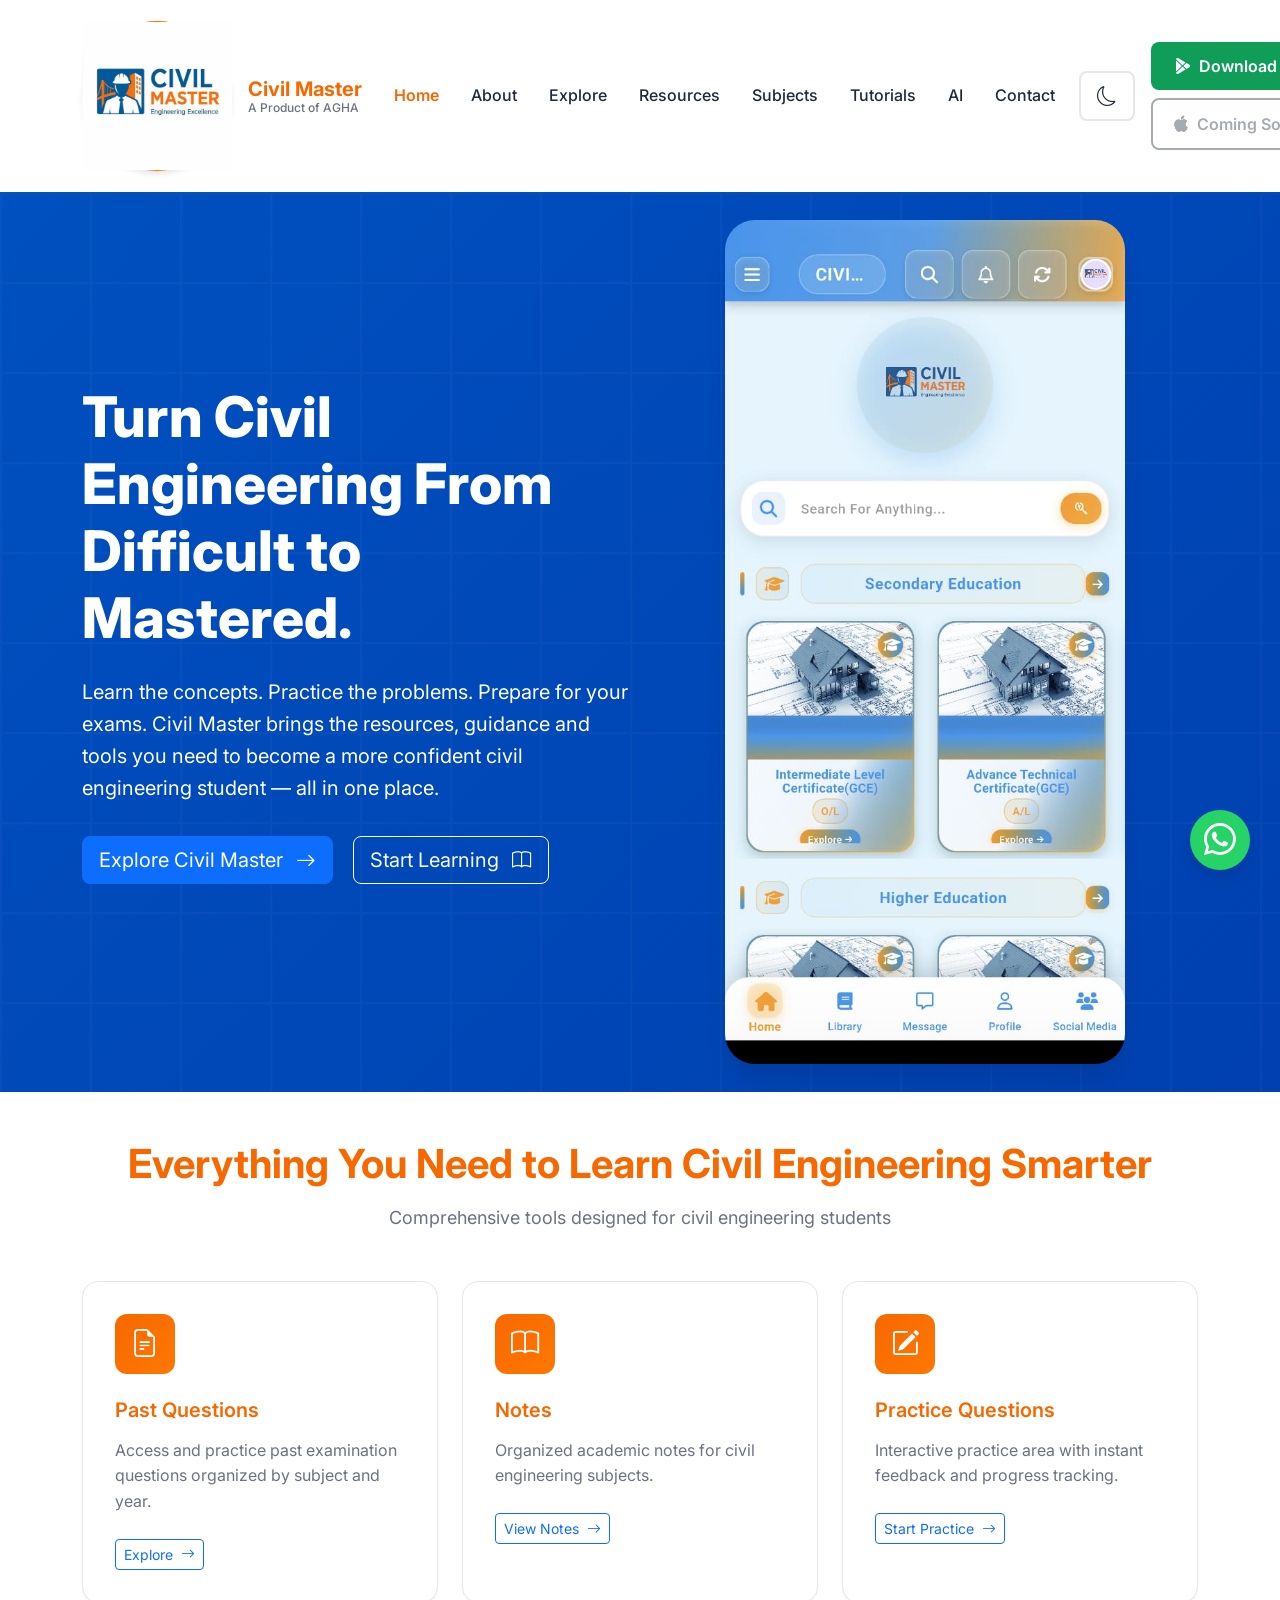
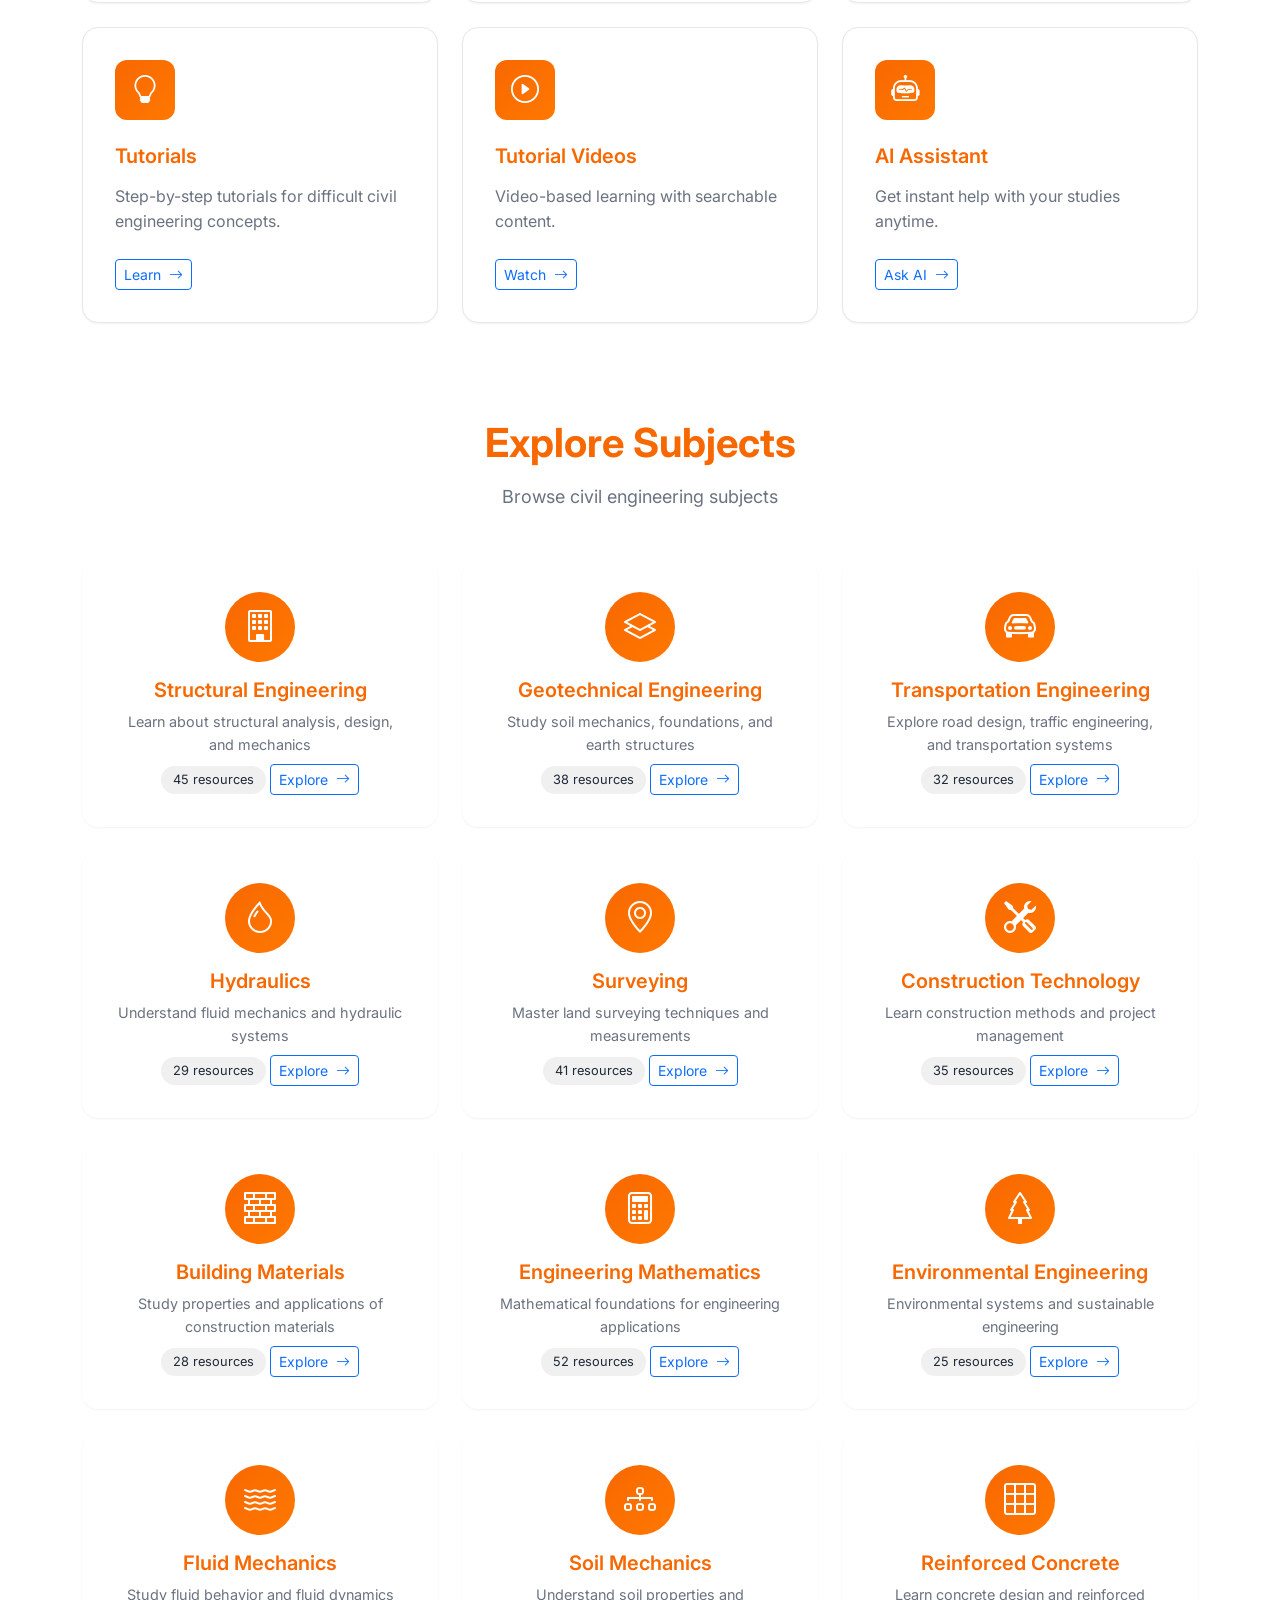
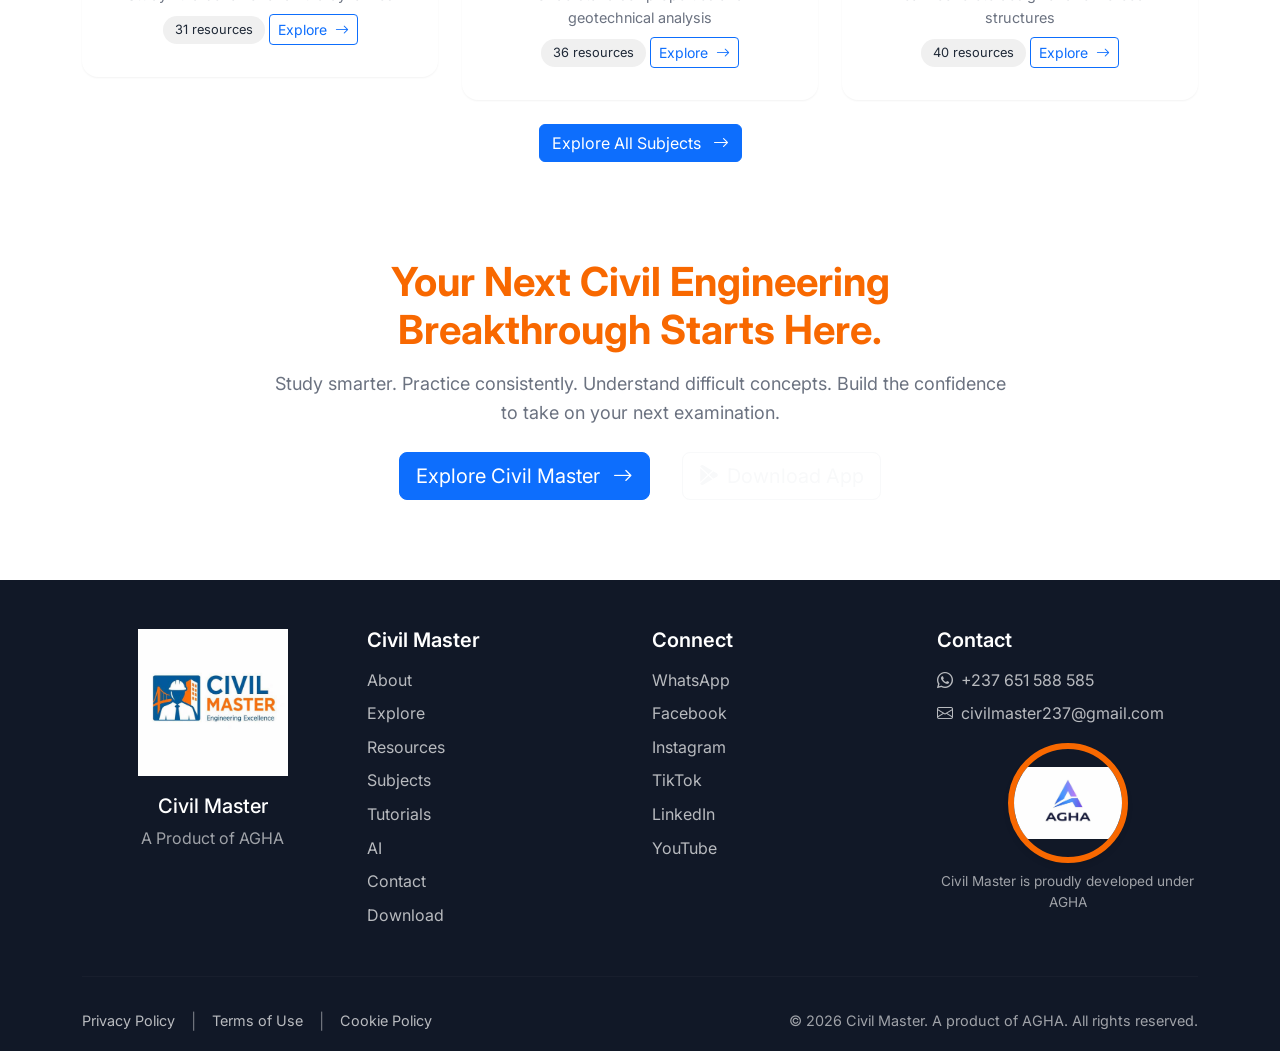
<file: index.html>
<!DOCTYPE html>
<html lang="en">
<head>
    <meta charset="UTF-8">
    <meta http-equiv="refresh" content="0; url=civilmaster/">
    <title>Redirecting to Civil Master...</title>
    <script>
        window.location.href = "civilmaster/";
    </script>
</head>
<body>
    <p>If you are not redirected automatically, <a href="civilmaster/">click here</a>.</p>
</body>
</html>
</file>
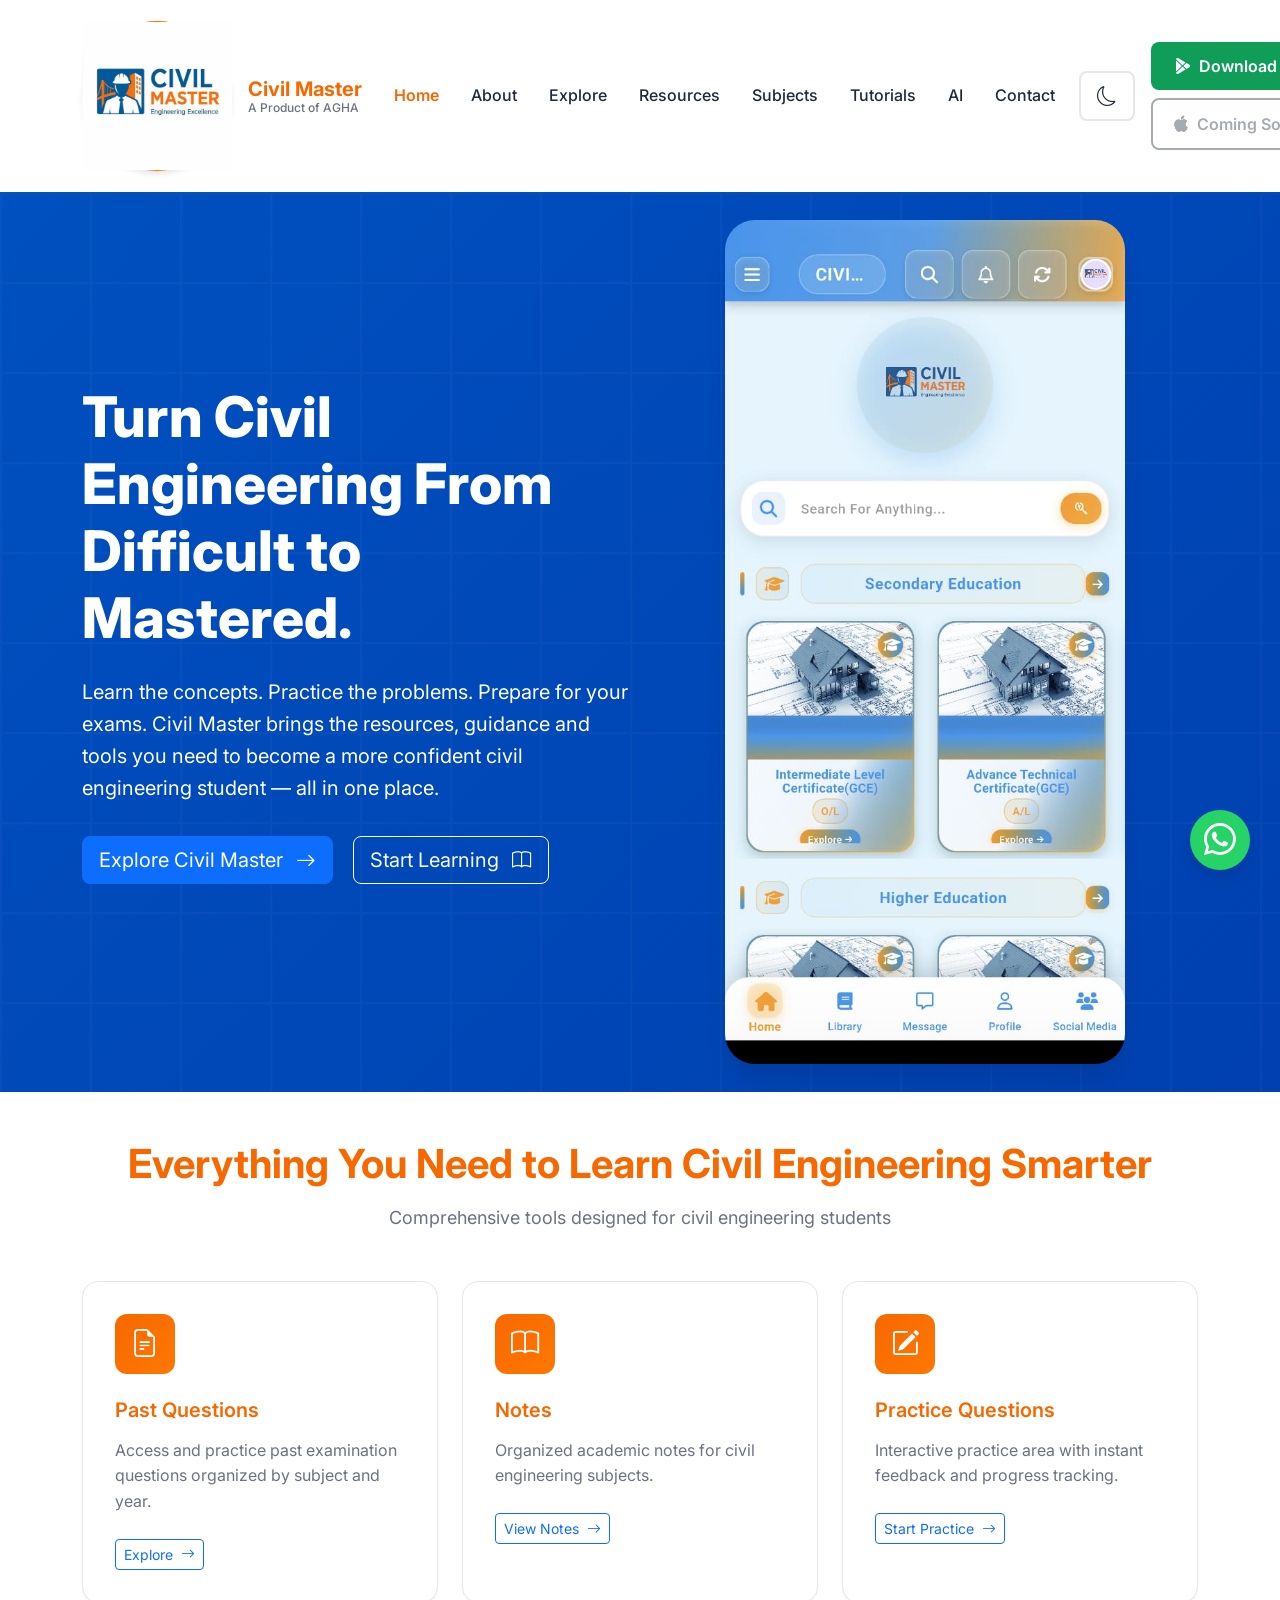
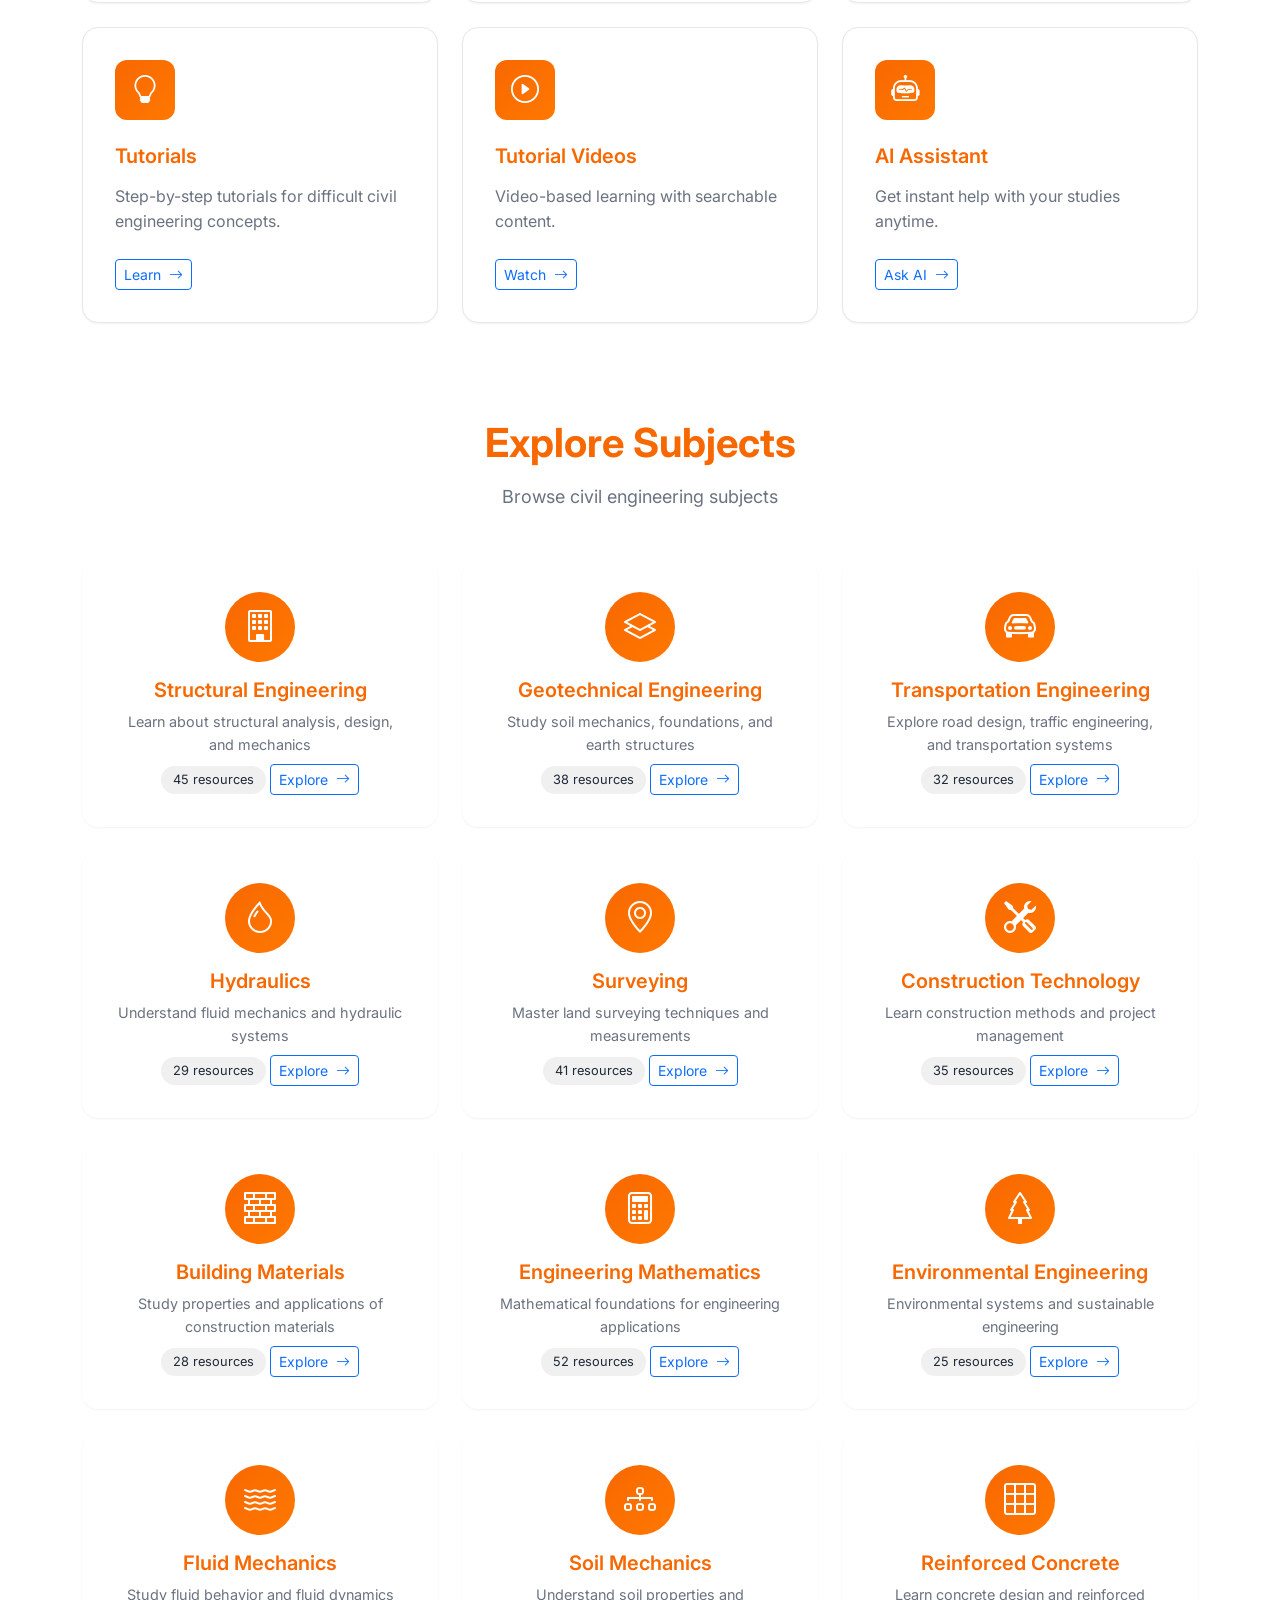
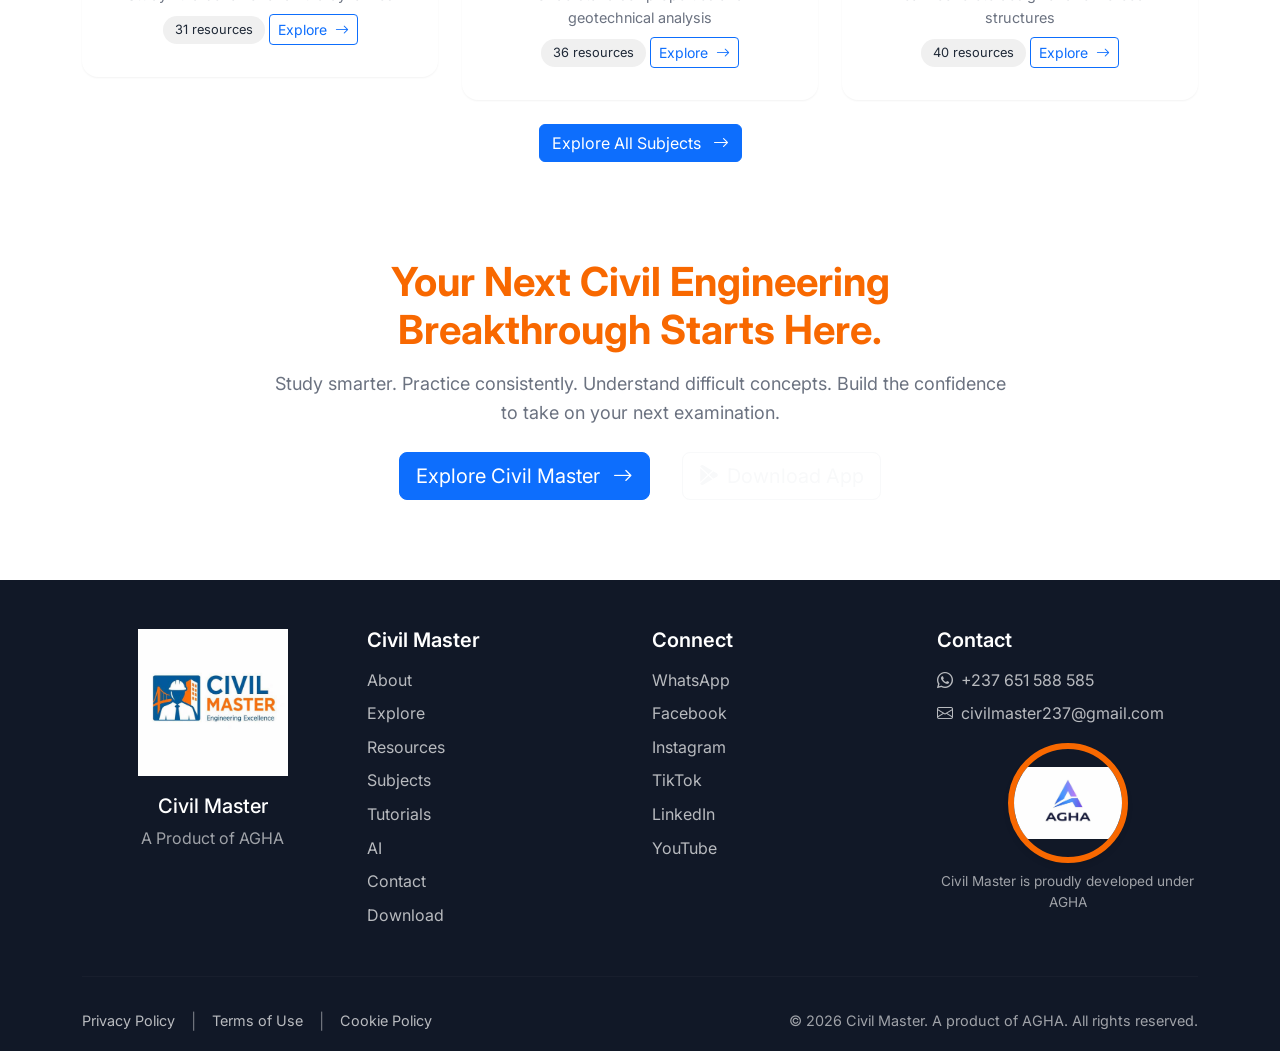
<file: civilmaster/index.html>
<!DOCTYPE html>
<html lang="en">
<head>
    <meta charset="UTF-8">
    <meta name="viewport" content="width=device-width, initial-scale=1.0">
    <meta name="description" content="Civil Master is an educational platform for civil engineering students, providing past questions, notes, tutorials, videos, practice resources and AI-powered learning assistance.">
    <meta name="keywords" content="civil engineering, education, learning, past questions, tutorials, AI, students, Cameroon">
    <meta name="author" content="AGHA">
    <meta name="robots" content="index, follow">
    
    <!-- Open Graph / Facebook -->
    <meta property="og:type" content="website">
    <meta property="og:title" content="Civil Master | Civil Engineering Learning Platform">
    <meta property="og:description" content="Civil Master is an educational platform for civil engineering students, providing past questions, notes, tutorials, videos, practice resources and AI-powered learning assistance.">
    <meta property="og:image" content="[CIVIL_MASTER_OG_IMAGE]">
    <meta property="og:url" content="[CIVIL_MASTER_CANONICAL_URL]">
    
    <!-- Twitter -->
    <meta name="twitter:card" content="summary_large_image">
    <meta name="twitter:title" content="Civil Master | Civil Engineering Learning Platform">
    <meta name="twitter:description" content="Civil Master is an educational platform for civil engineering students, providing past questions, notes, tutorials, videos, practice resources and AI-powered learning assistance.">
    <meta name="twitter:image" content="[CIVIL_MASTER_TWITTER_IMAGE]">
    
    <link rel="canonical" href="[CIVIL_MASTER_CANONICAL_URL]">
    
    <title>Civil Master | Civil Engineering Learning Platform</title>
    
    <!-- Bootstrap 5 CSS -->
    <link href="https://cdn.jsdelivr.net/npm/bootstrap@5.3.2/dist/css/bootstrap.min.css" rel="stylesheet">
    <!-- Bootstrap Icons -->
    <link rel="stylesheet" href="https://cdn.jsdelivr.net/npm/bootstrap-icons@1.11.1/font/bootstrap-icons.css">
    <!-- Google Fonts -->
    <link href="https://fonts.googleapis.com/css2?family=Inter:wght@300;400;500;600;700;800&display=swap" rel="stylesheet">
    
    <link rel="stylesheet" href="css/styles.css">
</head>
<body>
    <!-- Navigation -->
    <nav class="navbar navbar-expand-lg navbar-light sticky-top" id="mainNavbar">
        <div class="container">
            <a class="navbar-brand d-flex align-items-center" href="#home">
                <div class="logo-container">
                    <img src="assets/images/queen-logo.png.jpg" alt="Civil Master Logo" class="logo-img">
                </div>
                <div class="brand-text ms-3">
                    <span class="brand-name">Civil Master</span>
                    <span class="brand-subtitle">A Product of AGHA</span>
                </div>
            </a>
            
            <button class="navbar-toggler" type="button" data-bs-toggle="collapse" data-bs-target="#navbarNav" aria-controls="navbarNav" aria-expanded="false" aria-label="Toggle navigation">
                <span class="navbar-toggler-icon"></span>
            </button>
            
            <div class="collapse navbar-collapse" id="navbarNav">
                <ul class="navbar-nav ms-auto">
                    <li class="nav-item">
                        <a class="nav-link" href="#home">Home</a>
                    </li>
                    <li class="nav-item">
                        <a class="nav-link" href="#about">About</a>
                    </li>
                    <li class="nav-item">
                        <a class="nav-link" href="#explore">Explore</a>
                    </li>
                    <li class="nav-item">
                        <a class="nav-link" href="#resources">Resources</a>
                    </li>
                    <li class="nav-item">
                        <a class="nav-link" href="#subjects">Subjects</a>
                    </li>
                    <li class="nav-item">
                        <a class="nav-link" href="#tutorials">Tutorials</a>
                    </li>
                    <li class="nav-item">
                        <a class="nav-link" href="#ai">AI</a>
                    </li>
                    <li class="nav-item">
                        <a class="nav-link" href="#contact">Contact</a>
                    </li>
                </ul>
                <button id="themeToggle" class="btn btn-outline-secondary ms-2 theme-toggle" title="Toggle Dark Mode">
                    <i class="bi bi-moon"></i>
                </button>
                <div class="download-buttons d-flex gap-2 ms-lg-3">
                    <a href="https://play.google.com/store/apps/details?id=app.rene.civil_master" class="btn btn-primary download-btn" target="_blank" rel="noopener noreferrer">
                        <i class="bi bi-google-play me-2"></i>Download App
                    </a>
                    <button class="btn btn-outline-secondary app-store-btn" disabled data-bs-toggle="tooltip" data-bs-placement="bottom" title="Civil Master for iOS is coming soon">
                        <i class="bi bi-apple me-2"></i>Coming Soon on App Store
                    </button>
                </div>
            </div>
        </div>
    </nav>

    <!-- Page Content Container -->
    <main id="page-content">
        <!-- Page content will be dynamically loaded here -->
    </main>

    <!-- Footer -->
    <footer class="footer">
        <div class="container">
            <div class="row g-4">
                <div class="col-lg-3 col-md-6">
                    <div class="footer-brand">
                        <div class="logo-container">
                            <img src="assets/images/queen-logo.png.jpg" alt="Civil Master Logo" class="logo-img">
                        </div>
                        <h5>Civil Master</h5>
                        <p>A Product of AGHA</p>
                    </div>
                </div>
                
                <div class="col-lg-3 col-md-6">
                    <div class="footer-links">
                        <h5>Civil Master</h5>
                        <ul>
                            <li><a href="#about">About</a></li>
                            <li><a href="#explore">Explore</a></li>
                            <li><a href="#resources">Resources</a></li>
                            <li><a href="#subjects">Subjects</a></li>
                            <li><a href="#tutorials">Tutorials</a></li>
                            <li><a href="#ai">AI</a></li>
                            <li><a href="#contact">Contact</a></li>
                            <li><a href="https://play.google.com/store/apps/details?id=app.rene.civil_master" target="_blank" rel="noopener noreferrer">Download</a></li>
                        </ul>
                    </div>
                </div>
                
                <div class="col-lg-3 col-md-6">
                    <div class="footer-links">
                        <h5>Connect</h5>
                        <ul>
                            <li><a href="https://wa.me/237651588585" target="_blank" rel="noopener noreferrer">WhatsApp</a></li>
                            <li><a href="https://www.facebook.com/share/1ER8YUbiA9/?mibextid=wwXIfr" target="_blank" rel="noopener noreferrer">Facebook</a></li>
                            <li><a href="https://www.instagram.com/civilmaster.app?stkn=a3hweXIxOHZ0YXI3&utm_source=qr" target="_blank" rel="noopener noreferrer">Instagram</a></li>
                            <li><a href="https://www.tiktok.com/@civilmaster.app?_r=1&_t=ZN-99ggg2NjGVC" target="_blank" rel="noopener noreferrer">TikTok</a></li>
                            <li><a href="https://www.linkedin.com/in/civil-master-bb8795369?utm_source=share_via&utm_content=profile&utm_medium=member_ios" target="_blank" rel="noopener noreferrer">LinkedIn</a></li>
                            <li><a href="https://youtube.com/@civilmaster-r2i?si=1mjBWdFVcarhud97" target="_blank" rel="noopener noreferrer">YouTube</a></li>
                        </ul>
                    </div>
                </div>
                
                <div class="col-lg-3 col-md-6">
                    <div class="footer-contact">
                        <h5>Contact</h5>
                        <p><i class="bi bi-whatsapp me-2"></i>+237 651 588 585</p>
                        <p><i class="bi bi-envelope me-2"></i>civilmaster237@gmail.com</p>
                        
                        <div class="agha-logo mt-3">
                            <div class="agha-logo-container">
                                <img src="assets/images/agah-logo.png.jpg" alt="AGHA Logo" class="agha-logo-img">
                            </div>
                            <p class="mt-2">Civil Master is proudly developed under AGHA</p>
                        </div>
                    </div>
                </div>
            </div>
            
            <hr>
            
            <div class="row">
                <div class="col-md-6">
                    <div class="footer-legal">
                        <a href="#">Privacy Policy</a>
                        <span>|</span>
                        <a href="#">Terms of Use</a>
                        <span>|</span>
                        <a href="#">Cookie Policy</a>
                    </div>
                </div>
                <div class="col-md-6 text-md-end">
                    <p class="copyright">© 2026 Civil Master. A product of AGHA. All rights reserved.</p>
                </div>
            </div>
        </div>
    </footer>

    <!-- Floating WhatsApp Button -->
    <a href="https://wa.me/237651588585?text=Hello%20Civil%20Master%2C%20I%20would%20like%20to%20make%20an%20inquiry%20about%20the%20app." class="floating-whatsapp" target="_blank" rel="noopener noreferrer">
        <i class="bi bi-whatsapp"></i>
    </a>

    <!-- Search Modal -->
    <div class="modal fade" id="searchModal" tabindex="-1" aria-hidden="true">
        <div class="modal-dialog modal-lg modal-dialog-centered">
            <div class="modal-content">
                <div class="modal-header">
                    <h5 class="modal-title">Search Civil Master</h5>
                    <button type="button" class="btn-close" data-bs-dismiss="modal" aria-label="Close"></button>
                </div>
                <div class="modal-body">
                    <div class="search-container">
                        <input type="text" id="globalSearch" class="form-control form-control-lg" placeholder="Search for questions, notes, tutorials, videos, subjects...">
                        <div id="searchResults" class="search-results mt-3"></div>
                    </div>
                </div>
            </div>
        </div>
    </div>

    <!-- Past Questions Modal -->
    <div class="modal fade" id="pastQuestionsModal" tabindex="-1" aria-hidden="true">
        <div class="modal-dialog modal-lg modal-dialog-centered">
            <div class="modal-content">
                <div class="modal-header">
                    <h5 class="modal-title">Past Questions</h5>
                    <button type="button" class="btn-close" data-bs-dismiss="modal" aria-label="Close"></button>
                </div>
                <div class="modal-body">
                    <h6>About Past Questions</h6>
                    <p>Access a comprehensive library of past examination questions from various universities and examination bodies. Perfect for exam preparation and practice.</p>
                    
                    <hr>
                    
                    <h6>How to Use Past Questions Effectively</h6>
                    <p><strong>Start Early:</strong> Begin practicing with past questions at least 2-3 months before exams. This gives you enough time to identify weak areas and improve them systematically.</p>
                    <p><strong>Simulate Exam Conditions:</strong> Practice under timed conditions similar to actual exams. Set a timer and attempt questions without referring to notes to build exam stamina and time management skills.</p>
                    <p><strong>Analyze Patterns:</strong> Look for recurring topics and question patterns in past papers. Some topics appear more frequently than others. Focus your study time on high-yield areas.</p>
                    
                    <h6>Question Analysis Techniques</h6>
                    <p><strong>Understand the Question:</strong> Read each question carefully and identify what is being asked. Look for keywords like "calculate," "explain," "compare," or "design" to understand the expected response type.</p>
                    <p><strong>Step-by-Step Approach:</strong> Break down complex problems into smaller steps. Show your working clearly - examiners often award marks for correct methodology even if the final answer is wrong.</p>
                    <p><strong>Check Your Work:</strong> Always review your answers before submitting. Check calculations, units, and ensure you've answered all parts of multi-part questions.</p>
                    
                    <h6>Common Exam Topics</h6>
                    <p><strong>Structural Engineering:</strong> Beam analysis, truss design, column design, foundation calculations, and steel connections appear frequently in exams.</p>
                    <p><strong>Fluid Mechanics:</strong> Bernoulli's equation applications, pipe flow problems, open channel flow, and pump selection are common exam topics.</p>
                    <p><strong>Soil Mechanics:</strong> Soil classification, bearing capacity calculations, slope stability analysis, and consolidation problems regularly appear in examinations.</p>
                    
                    <h6>Key Features:</h6>
                    <ul>
                        <li>Questions organized by subject and year</li>
                        <li>Filter by difficulty level</li>
                        <li>Downloadable PDF format</li>
                        <li>Solutions and answer keys included</li>
                        <li>Track your progress on completed questions</li>
                    </ul>
                    <h6>Benefits:</h6>
                    <ul>
                        <li>Practice with real exam questions</li>
                        <li>Identify common exam patterns</li>
                        <li>Improve time management during exams</li>
                        <li>Boost confidence before examinations</li>
                    </ul>
                </div>
            </div>
        </div>
    </div>

    <!-- Notes Modal -->
    <div class="modal fade" id="notesModal" tabindex="-1" aria-hidden="true">
        <div class="modal-dialog modal-lg modal-dialog-centered">
            <div class="modal-content">
                <div class="modal-header">
                    <h5 class="modal-title">Notes</h5>
                    <button type="button" class="btn-close" data-bs-dismiss="modal" aria-label="Close"></button>
                </div>
                <div class="modal-body">
                    <h6>About Notes</h6>
                    <p>Access well-organized, comprehensive study materials covering all major civil engineering topics. Notes are created by experienced educators and industry professionals.</p>
                    
                    <hr>
                    
                    <h6>Effective Note-Taking Strategies</h6>
                    <p><strong>Cornell Method:</strong> Divide your page into three sections: cues (left), notes (right), and summary (bottom). Write main ideas in the notes section, questions in the cues section, and summarize at the bottom.</p>
                    <p><strong>Mind Mapping:</strong> Create visual diagrams showing relationships between concepts. Start with the main topic in the center and branch out with related subtopics. Great for understanding complex systems.</p>
                    <p><strong>Outline Method:</strong> Organize information hierarchically using Roman numerals, letters, and numbers. This structure helps identify main ideas and supporting details clearly.</p>
                    
                    <h6>How to Study from Notes</h6>
                    <p><strong>Active Recall:</strong> Don't just read notes passively. Cover the content and try to recall information from memory. This strengthens neural pathways and improves long-term retention.</p>
                    <p><strong>Spaced Repetition:</strong> Review notes at increasing intervals (1 day, 3 days, 1 week, 2 weeks, 1 month). This technique combats the forgetting curve and ensures long-term memory.</p>
                    <p><strong>Teach Others:</strong> Explain concepts from your notes to someone else. Teaching forces you to simplify and clarify your understanding, revealing gaps in your knowledge.</p>
                    
                    <h6>Subject-Specific Note Tips</h6>
                    <p><strong>Structural Engineering:</strong> Include diagrams of structural systems, load paths, and failure mechanisms. Draw free body diagrams and label all forces clearly.</p>
                    <p><strong>Fluid Mechanics:</strong> Sketch flow systems, control volumes, and velocity profiles. Include unit conversions and dimensional analysis for each problem type.</p>
                    <p><strong>Soil Mechanics:</strong> Document soil classification systems, phase diagrams, and consolidation curves. Include typical values for soil properties for quick reference.</p>
                    
                    <h6>Key Features:</h6>
                    <ul>
                        <li>Topic-wise organized notes</li>
                        <li>Diagrams and illustrations</li>
                        <li>Formulas and reference tables</li>
                        <li>Searchable content</li>
                        <li>Offline download capability</li>
                    </ul>
                    <h6>Benefits:</h6>
                    <ul>
                        <li>Quick revision before exams</li>
                        <li>Clear explanations of complex concepts</li>
                        <li>Save time on note-taking</li>
                        <li>Access reliable study materials anytime</li>
                    </ul>
                </div>
            </div>
        </div>
    </div>

    <!-- Tutorials Modal -->
    <div class="modal fade" id="tutorialsModal" tabindex="-1" aria-hidden="true">
        <div class="modal-dialog modal-lg modal-dialog-centered">
            <div class="modal-content">
                <div class="modal-header">
                    <h5 class="modal-title">Tutorials</h5>
                    <button type="button" class="btn-close" data-bs-dismiss="modal" aria-label="Close"></button>
                </div>
                <div class="modal-body">
                    <h6>About Tutorials</h6>
                    <p>Step-by-step tutorials that break down complex civil engineering concepts into easy-to-understand lessons. Perfect for self-paced learning.</p>
                    
                    <hr>
                    
                    <h6>How to Get the Most from Tutorials</h6>
                    <p><strong>Follow Sequentially:</strong> Start with beginner tutorials and progress to advanced topics. Each tutorial builds on previous knowledge, so skipping ahead may leave gaps in understanding.</p>
                    <p><strong>Practice Along:</strong> Don't just watch or read - actively practice the concepts. Solve example problems, draw diagrams, and apply formulas as you learn them.</p>
                    <p><strong>Take Notes:</strong> Write down key points, formulas, and procedures as you go through tutorials. These notes become valuable reference material for future study.</p>
                    
                    <h6>Tutorial Structure</h6>
                    <p><strong>Learning Objectives:</strong> Each tutorial begins with clear objectives outlining what you'll learn. Review these before starting to understand the focus of the lesson.</p>
                    <p><strong>Concept Explanation:</strong> Theoretical background is explained with real-world examples. Understanding the "why" helps with the "how" of problem-solving.</p>
                    <p><strong>Step-by-Step Examples:</strong> Worked problems show the complete solution process. Follow along with each step, understanding the reasoning behind calculations.</p>
                    <p><strong>Practice Problems:</strong> Apply what you've learned with practice exercises. Solutions are provided to check your understanding.</p>
                    
                    <h6>Popular Tutorial Topics</h6>
                    <p><strong>Structural Analysis:</strong> Drawing shear force and bending moment diagrams, analyzing trusses using method of joints and sections, calculating deflections using moment area method.</p>
                    <p><strong>Concrete Design:</strong> Designing reinforced concrete beams for flexure and shear, calculating stirrup spacing, designing one-way and two-way slabs.</p>
                    <p><strong>Soil Mechanics:</strong> Calculating bearing capacity of shallow foundations, analyzing slope stability using Bishop's method, determining consolidation settlement.</p>
                    
                    <h6>Key Features:</h6>
                    <ul>
                        <li>Structured learning paths</li>
                        <li>Interactive examples and exercises</li>
                        <li>Progress tracking</li>
                        <li>Bookmark favorite tutorials</li>
                        <li>Downloadable content</li>
                    </ul>
                    <h6>Benefits:</h6>
                    <ul>
                        <li>Learn at your own pace</li>
                        <li>Master difficult concepts easily</li>
                        <li>Practical application of theory</li>
                        <li>Build strong foundation in civil engineering</li>
                    </ul>
                </div>
            </div>
        </div>
    </div>

    <!-- Practice Modal -->
    <div class="modal fade" id="practiceModal" tabindex="-1" aria-hidden="true">
        <div class="modal-dialog modal-lg modal-dialog-centered">
            <div class="modal-content">
                <div class="modal-header">
                    <h5 class="modal-title">Practice Questions</h5>
                    <button type="button" class="btn-close" data-bs-dismiss="modal" aria-label="Close"></button>
                </div>
                <div class="modal-body">
                    <h6>About Practice Questions</h6>
                    <p>Test your knowledge with interactive practice questions covering all civil engineering topics. Get instant feedback and track your progress over time.</p>
                    
                    <hr>
                    
                    <h6>Effective Practice Strategies</h6>
                    <p><strong>Start with Fundamentals:</strong> Begin with basic questions to build confidence and ensure you understand fundamental concepts before tackling advanced problems.</p>
                    <p><strong>Focus on Weak Areas:</strong> Use performance analytics to identify topics where you struggle. Dedicate extra practice time to these areas rather than repeatedly practicing what you already know well.</p>
                    <p><strong>Mix Topics:</strong> Practice questions from different subjects in a single session. This simulates real exam conditions and helps you switch between different types of problems.</p>
                    
                    <h6>Question Types</h6>
                    <p><strong>Multiple Choice:</strong> Select the best answer from given options. Read all options carefully before choosing - some answers may be partially correct but not the best choice.</p>
                    <p><strong>Numerical Problems:</strong> Calculate the answer and enter the numerical value. Pay attention to units and significant figures. Show your work to avoid calculation errors.</p>
                    <p><strong>Conceptual Questions:</strong> Test understanding of principles and theories rather than calculations. Focus on the "why" and "how" rather than just memorizing facts.</p>
                    
                    <h6>Using Feedback Effectively</h6>
                    <p><strong>Review Wrong Answers:</strong> When you get a question wrong, don't just check the correct answer. Understand why your answer was wrong and learn the correct approach.</p>
                    <p><strong>Analyze Patterns:</strong> Look for patterns in your mistakes. Are you consistently making calculation errors? Missing key concepts? Misinterpreting questions? Address the root cause.</p>
                    <p><strong>Track Progress:</strong> Monitor your improvement over time. Set goals for accuracy and speed. Celebrate improvements to stay motivated.</p>
                    
                    <h6>Key Features:</h6>
                    <ul>
                        <li>Multiple-choice questions</li>
                        <li>Instant feedback on answers</li>
                        <li>Progress tracking and analytics</li>
                        <li>Difficulty-based filtering</li>
                        <li>Timed quiz mode</li>
                    </ul>
                    <h6>Benefits:</h6>
                    <ul>
                        <li>Reinforce learning through practice</li>
                        <li>Identify knowledge gaps</li>
                        <li>Improve exam readiness</li>
                        <li>Build confidence in problem-solving</li>
                    </ul>
                </div>
            </div>
        </div>
    </div>

    <!-- Talk Trade Modal -->
    <div class="modal fade" id="talkTradeModal" tabindex="-1" aria-hidden="true">
        <div class="modal-dialog modal-lg modal-dialog-centered">
            <div class="modal-content">
                <div class="modal-header">
                    <h5 class="modal-title">Talk Trade</h5>
                    <button type="button" class="btn-close" data-bs-dismiss="modal" aria-label="Close"></button>
                </div>
                <div class="modal-body">
                    <h6>About Talk Trade</h6>
                    <p>Talk Trade is a comprehensive trade communication platform designed to connect buyers, sellers, and traders in a seamless digital environment.</p>
                    <h6>Key Features:</h6>
                    <ul>
                        <li>Real-time messaging between traders</li>
                        <li>Secure transaction tracking</li>
                        <li>Market price alerts and notifications</li>
                        <li>Trade history and analytics</li>
                        <li>Multi-language support</li>
                    </ul>
                    <h6>Benefits:</h6>
                    <ul>
                        <li>Streamline communication with trading partners</li>
                        <li>Reduce transaction errors through clear messaging</li>
                        <li>Stay informed with market updates</li>
                        <li>Build trust with transparent trade records</li>
                    </ul>
                </div>
            </div>
        </div>
    </div>

    <!-- Buea Market Modal -->
    <div class="modal fade" id="bueaMarketModal" tabindex="-1" aria-hidden="true">
        <div class="modal-dialog modal-lg modal-dialog-centered">
            <div class="modal-content">
                <div class="modal-header">
                    <h5 class="modal-title">Buea Market</h5>
                    <button type="button" class="btn-close" data-bs-dismiss="modal" aria-label="Close"></button>
                </div>
                <div class="modal-body">
                    <h6>About Buea Market</h6>
                    <p>Buea Market is a local marketplace platform that connects buyers and sellers in the Buea region and beyond, making local commerce easier and more accessible.</p>
                    <h6>Key Features:</h6>
                    <ul>
                        <li>Product listings with photos and descriptions</li>
                        <li>Category-based browsing</li>
                        <li>Direct seller-buyer communication</li>
                        <li>Location-based search</li>
                        <li>Secure payment options</li>
                    </ul>
                    <h6>Benefits:</h6>
                    <ul>
                        <li>Support local businesses and sellers</li>
                        <li>Find products easily in your area</li>
                        <li>Sell items quickly to local buyers</li>
                        <li>Build a trusted local marketplace community</li>
                    </ul>
                </div>
            </div>
        </div>
    </div>

    <!-- AGHA AI Modal -->
    <div class="modal fade" id="aghaAiModal" tabindex="-1" aria-hidden="true">
        <div class="modal-dialog modal-lg modal-dialog-centered">
            <div class="modal-content">
                <div class="modal-header">
                    <h5 class="modal-title">AGHA AI</h5>
                    <button type="button" class="btn-close" data-bs-dismiss="modal" aria-label="Close"></button>
                </div>
                <div class="modal-body">
                    <h6>About AGHA AI</h6>
                    <p>AGHA AI provides cutting-edge artificial intelligence solutions to help businesses and individuals automate tasks, gain insights, and make smarter decisions.</p>
                    <h6>Key Features:</h6>
                    <ul>
                        <li>Natural language processing for chatbots</li>
                        <li>Predictive analytics and machine learning</li>
                        <li>Image recognition and computer vision</li>
                        <li>Automated workflow optimization</li>
                        <li>Custom AI model development</li>
                    </ul>
                    <h6>Benefits:</h6>
                    <ul>
                        <li>Automate repetitive tasks to save time</li>
                        <li>Gain actionable insights from data</li>
                        <li>Improve customer service with AI chatbots</li>
                        <li>Stay competitive with AI-powered solutions</li>
                    </ul>
                </div>
            </div>
        </div>
    </div>

    <!-- Download Step Modal -->
    <div class="modal fade" id="downloadModal" tabindex="-1" aria-hidden="true">
        <div class="modal-dialog modal-lg modal-dialog-centered">
            <div class="modal-content">
                <div class="modal-header">
                    <h5 class="modal-title">Step 1: Download Civil Master</h5>
                    <button type="button" class="btn-close" data-bs-dismiss="modal" aria-label="Close"></button>
                </div>
                <div class="modal-body">
                    <h6>About Downloading</h6>
                    <p>Get started by downloading Civil Master from the Google Play Store. The app is free to download and compatible with most Android devices running Android 5.0 and above.</p>
                    <h6>How to Download:</h6>
                    <ul>
                        <li>Open Google Play Store on your Android device</li>
                        <li>Search for "Civil Master"</li>
                        <li>Click on the app and select "Install"</li>
                        <li>Wait for the installation to complete</li>
                        <li>Open the app and create your account</li>
                    </ul>
                    <h6>System Requirements:</h6>
                    <ul>
                        <li>Android 5.0 (Lollipop) or higher</li>
                        <li>50MB of free storage space</li>
                        <li>Stable internet connection for initial setup</li>
                    </ul>
                    <a href="https://play.google.com/store/apps/details?id=app.rene.civil_master" class="btn btn-primary" target="_blank" rel="noopener noreferrer">
                        <i class="bi bi-google-play me-2"></i>Download Now
                    </a>
                </div>
            </div>
        </div>
    </div>

    <!-- Explore Step Modal -->
    <div class="modal fade" id="exploreModal" tabindex="-1" aria-hidden="true">
        <div class="modal-dialog modal-lg modal-dialog-centered">
            <div class="modal-content">
                <div class="modal-header">
                    <h5 class="modal-title">Step 2: Explore Resources</h5>
                    <button type="button" class="btn-close" data-bs-dismiss="modal" aria-label="Close"></button>
                </div>
                <div class="modal-body">
                    <h6>About Exploring</h6>
                    <p>Once you have the app, explore the vast library of civil engineering resources including notes, past questions, tutorials, and videos organized by subject and topic.</p>
                    <h6>What You Can Explore:</h6>
                    <ul>
                        <li><strong>Past Questions:</strong> Access examination questions from previous years</li>
                        <li><strong>Notes:</strong> Comprehensive study materials for each subject</li>
                        <li><strong>Tutorials:</strong> Step-by-step guides for complex topics</li>
                        <li><strong>Videos:</strong> Visual learning content for better understanding</li>
                        <li><strong>Subjects:</strong> Browse by civil engineering disciplines</li>
                    </ul>
                    <h6>Tips for Effective Exploration:</h6>
                    <ul>
                        <li>Start with subjects you find most challenging</li>
                        <li>Use the search feature to find specific topics</li>
                        <li>Bookmark important resources for quick access</li>
                        <li>Download content for offline study</li>
                    </ul>
                </div>
            </div>
        </div>
    </div>

    <!-- Practice Step Modal -->
    <div class="modal fade" id="practiceStepModal" tabindex="-1" aria-hidden="true">
        <div class="modal-dialog modal-lg modal-dialog-centered">
            <div class="modal-content">
                <div class="modal-header">
                    <h5 class="modal-title">Step 3: Practice & Test Knowledge</h5>
                    <button type="button" class="btn-close" data-bs-dismiss="modal" aria-label="Close"></button>
                </div>
                <div class="modal-body">
                    <h6>About Practicing</h6>
                    <p>Test your understanding with interactive practice questions. Get instant feedback and track your progress to identify areas that need improvement.</p>
                    <h6>Practice Features:</h6>
                    <ul>
                        <li>Multiple-choice questions on various topics</li>
                        <li>Instant feedback on your answers</li>
                        <li>Progress tracking and performance analytics</li>
                        <li>Difficulty levels from beginner to advanced</li>
                        <li>Timed quiz mode for exam simulation</li>
                    </ul>
                    <h6>Benefits of Practice:</h6>
                    <ul>
                        <li>Reinforce learning through active recall</li>
                        <li>Identify knowledge gaps quickly</li>
                        <li>Build confidence before exams</li>
                        <li>Improve time management skills</li>
                        <li>Track improvement over time</li>
                    </ul>
                </div>
            </div>
        </div>
    </div>

    <!-- AI Step Modal -->
    <div class="modal fade" id="aiModal" tabindex="-1" aria-hidden="true">
        <div class="modal-dialog modal-lg modal-dialog-centered">
            <div class="modal-content">
                <div class="modal-header">
                    <h5 class="modal-title">Step 4: Learn With AI Assistant</h5>
                    <button type="button" class="btn-close" data-bs-dismiss="modal" aria-label="Close"></button>
                </div>
                <div class="modal-body">
                    <h6>About AI Learning</h6>
                    <p>Get personalized help whenever you need it with Civil Master's built-in AI assistant. Ask questions, get explanations, and receive tailored learning support.</p>
                    
                    <hr>
                    
                    <h6>Types of Questions to Ask</h6>
                    <p><strong>Concept Explanations:</strong> "Explain the difference between one-way and two-way slabs" or "What is the significance of the Reynolds number in fluid flow?" The AI breaks down complex concepts into understandable explanations.</p>
                    <p><strong>Problem-Solving Help:</strong> "How do I calculate the bearing capacity of a shallow foundation?" or "Show me step-by-step how to draw a shear force diagram for a simply supported beam."</p>
                    <p><strong>Formula Clarification:</strong> "What is the formula for calculating deflection using the moment area method?" or "Explain the variables in the Darcy-Weisbach equation."</p>
                    
                    <h6>Getting Better Responses</h6>
                    <p><strong>Be Specific:</strong> Include relevant details in your question. Instead of "How do I design a beam?" ask "How do I design a reinforced concrete beam for a span of 6m with a uniformly distributed load of 25 kN/m?"</p>
                    <p><strong>Provide Context:</strong> Mention what you've already tried or what you understand. This helps the AI tailor the explanation to your level and avoid covering what you already know.</p>
                    <p><strong>Ask for Examples:</strong> Request practical examples to illustrate abstract concepts. "Can you give me a real-world example of where soil classification is important in construction?"</p>
                    
                    <h6>Advanced AI Features</h6>
                    <p><strong>Step-by-Step Solutions:</strong> The AI can break down complex problems into manageable steps, explaining the reasoning at each stage rather than just giving the final answer.</p>
                    <p><strong>Alternative Approaches:</strong> Ask "Is there another way to solve this problem?" to learn different methods and understand which is most appropriate for different situations.</p>
                    <p><strong>Error Analysis:</strong> If you're stuck on a problem, describe your approach and the AI can help identify where you might have gone wrong and suggest corrections.</p>
                    
                    <h6>AI Assistant Features:</h6>
                    <ul>
                        <li>24/7 availability for learning support</li>
                        <li>Explain complex civil engineering concepts</li>
                        <li>Solve practice problems step-by-step</li>
                        <li>Provide study recommendations</li>
                        <li>Answer questions in real-time</li>
                    </ul>
                    <h6>How to Use AI Assistant:</h6>
                    <ul>
                        <li>Type your question in the chat interface</li>
                        <li>Be specific about the topic or problem</li>
                        <li>Use suggested questions for quick help</li>
                        <li>Review AI explanations for better understanding</li>
                        <li>Ask follow-up questions for clarification</li>
                    </ul>
                    <h6>Best Practices:</h6>
                    <ul>
                        <li>Use AI as a supplement to your studies</li>
                        <li>Verify important information with official sources</li>
                        <li>Keep conversations focused on specific topics</li>
                        <li>Use AI to understand, not to cheat</li>
                    </ul>
                </div>
            </div>
        </div>
    </div>

    <!-- Structural Engineering Modal -->
    <div class="modal fade" id="structuralModal" tabindex="-1" aria-hidden="true">
        <div class="modal-dialog modal-lg modal-dialog-centered">
            <div class="modal-content">
                <div class="modal-header">
                    <h5 class="modal-title">Structural Engineering</h5>
                    <button type="button" class="btn-close" data-bs-dismiss="modal" aria-label="Close"></button>
                </div>
                <div class="modal-body">
                    <h6>About Structural Engineering</h6>
                    <p>Structural engineering is a sub-discipline of civil engineering that focuses on the design and analysis of structures such as buildings, bridges, and towers.</p>
                    
                    <hr>
                    
                    <h6>Structural Analysis Notes</h6>
                    <p><strong>Shear Force and Bending Moment Diagrams:</strong> These diagrams are essential for understanding how loads affect structural members. The shear force diagram shows the internal shear forces along the beam, while the bending moment diagram shows the internal moments.</p>
                    <p><strong>Equilibrium Equations:</strong> For a structure to be in equilibrium, the sum of forces in the x-direction, y-direction, and the sum of moments must all equal zero (ΣFx = 0, ΣFy = 0, ΣM = 0).</p>
                    <p><strong>Truss Analysis:</strong> Tr are structural members connected at joints. Methods include the Method of Joints and Method of Sections. The Method of Joints analyzes forces at each joint, while the Method of Sections cuts through the truss to analyze internal forces.</p>
                    
                    <h6>Steel Structures Notes</h6>
                    <p><strong>Steel Properties:</strong> Steel has high tensile and compressive strength, ductility, and weldability. Common grades include mild steel (Fe250) and high-strength steel (Fe410, Fe500).</p>
                    <p><strong>Connections:</strong> Steel connections can be bolted, welded, or riveted. Bolted connections are easier to assemble and disassemble, while welded connections provide continuous joints.</p>
                    <p><strong>Design Codes:</strong> Steel design follows codes such as IS 800:2007 (Indian), AISC (American), or Eurocode 3 (European). These codes provide guidelines for member design and connection detailing.</p>
                    
                    <h6>Concrete Structures Notes</h6>
                    <p><strong>Reinforced Concrete:</strong> Concrete is strong in compression but weak in tension. Steel reinforcement is added to handle tensile stresses. The bond between concrete and steel is crucial for composite action.</p>
                    <p><strong>Beam Design:</strong> Beams are designed for flexure (bending moment) and shear. The flexural strength depends on the amount of reinforcement, concrete strength, and beam dimensions. Shear reinforcement (stirrups) is provided to resist diagonal tension cracks.</p>
                    <p><strong>Slab Design:</strong> Slabs can be one-way or two-way depending on the span ratio. One-way slabs transfer load in one direction, while two-way slabs transfer load in both directions.</p>
                    
                    <h6>Key Topics:</h6>
                    <ul>
                        <li>Structural Analysis</li>
                        <li>Steel Structures</li>
                        <li>Concrete Structures</li>
                        <li>Timber Structures</li>
                        <li>Foundation Design</li>
                    </ul>
                    <h6>Available Resources:</h6>
                    <ul>
                        <li>15 Past Question Papers</li>
                        <li>12 Comprehensive Notes</li>
                        <li>10 Tutorial Guides</li>
                        <li>8 Video Tutorials</li>
                    </ul>
                </div>
            </div>
        </div>
    </div>

    <!-- Fluid Mechanics Modal -->
    <div class="modal fade" id="fluidModal" tabindex="-1" aria-hidden="true">
        <div class="modal-dialog modal-lg modal-dialog-centered">
            <div class="modal-content">
                <div class="modal-header">
                    <h5 class="modal-title">Fluid Mechanics</h5>
                    <button type="button" class="btn-close" data-bs-dismiss="modal" aria-label="Close"></button>
                </div>
                <div class="modal-body">
                    <h6>About Fluid Mechanics</h6>
                    <p>Fluid mechanics deals with the behavior of fluids (liquids and gases) at rest and in motion. It's fundamental to hydraulic engineering and water resource management.</p>
                    
                    <hr>
                    
                    <h6>Fluid Statics Notes</h6>
                    <p><strong>Pascal's Law:</strong> Pressure at any point in a fluid at rest is transmitted equally in all directions. This principle is the basis for hydraulic systems and pressure measurement devices.</p>
                    <p><strong>Hydrostatic Pressure:</strong> The pressure at a depth h in a fluid is given by P = ρgh, where ρ is fluid density, g is gravitational acceleration, and h is depth. This pressure increases linearly with depth.</p>
                    <p><strong>Buoyancy:</strong> Archimedes' principle states that a body immersed in a fluid experiences an upward buoyant force equal to the weight of the fluid displaced. This principle explains why ships float and how submarines operate.</p>
                    
                    <h6>Fluid Dynamics Notes</h6>
                    <p><strong>Bernoulli's Equation:</strong> This equation relates pressure, velocity, and elevation in a flowing fluid: P/ρg + v²/2g + z = constant. It's derived from conservation of energy and is fundamental to understanding fluid flow.</p>
                    <p><strong>Continuity Equation:</strong> For incompressible flow, the mass flow rate is constant: A₁v₁ = A₂v₂. This means that as the cross-sectional area decreases, velocity increases, and vice versa.</p>
                    <p><strong>Reynolds Number:</strong> Re = ρvD/μ, where ρ is density, v is velocity, D is characteristic length, and μ is viscosity. This dimensionless number determines whether flow is laminar (Re < 2000) or turbulent (Re > 4000).</p>
                    
                    <h6>Pipe Flow Notes</h6>
                    <p><strong>Darcy-Weisbach Equation:</strong> h_f = f(L/D)(v²/2g), where h_f is head loss due to friction, f is friction factor, L is pipe length, D is diameter, and v is velocity. This equation calculates energy loss in pipe flow.</p>
                    <p><strong>Major Losses:</strong> Friction losses along the pipe length are called major losses. Minor losses occur at fittings, valves, and sudden changes in pipe diameter or direction.</p>
                    <p><strong>Pipe Networks:</strong> Complex pipe systems require analysis using methods like Hardy Cross method or Newton-Raphson iteration to determine flow distribution and pressure drops.</p>
                    
                    <h6>Key Topics:</h6>
                    <ul>
                        <li>Fluid Statics</li>
                        <li>Fluid Dynamics</li>
                        <li>Bernoulli's Equation</li>
                        <li>Pipe Flow</li>
                        <li>Open Channel Flow</li>
                    </ul>
                    <h6>Available Resources:</h6>
                    <ul>
                        <li>12 Past Question Papers</li>
                        <li>10 Comprehensive Notes</li>
                        <li>8 Tutorial Guides</li>
                        <li>8 Video Tutorials</li>
                    </ul>
                </div>
            </div>
        </div>
    </div>

    <!-- Soil Mechanics Modal -->
    <div class="modal fade" id="soilModal" tabindex="-1" aria-hidden="true">
        <div class="modal-dialog modal-lg modal-dialog-centered">
            <div class="modal-content">
                <div class="modal-header">
                    <h5 class="modal-title">Soil Mechanics</h5>
                    <button type="button" class="btn-close" data-bs-dismiss="modal" aria-label="Close"></button>
                </div>
                <div class="modal-body">
                    <h6>About Soil Mechanics</h6>
                    <p>Soil mechanics studies the behavior of soil under various loading conditions. It's essential for foundation design, slope stability, and earth retaining structures.</p>
                    
                    <hr>
                    
                    <h6>Soil Properties Notes</h6>
                    <p><strong>Soil Phases:</strong> Soil consists of three phases: solid particles (soil grains), water, and air. The relationships between these phases are expressed through phase relationships such as void ratio, porosity, degree of saturation, and water content.</p>
                    <p><strong>Atterberg Limits:</strong> These limits define the consistency of fine-grained soils: Liquid Limit (LL), Plastic Limit (PL), and Shrinkage Limit (SL). The Plasticity Index (PI = LL - PL) indicates the range of water content over which soil behaves plastically.</p>
                    <p><strong>Specific Gravity:</strong> The specific gravity of soil solids (G_s) is the ratio of the density of soil solids to the density of water. It typically ranges from 2.65 to 2.85 for most mineral soils.</p>
                    
                    <h6>Soil Classification Notes</h6>
                    <p><strong>Unified Soil Classification System (USCS):</strong> Classifies soils based on grain size distribution and plasticity characteristics. Major groups include GW (well-graded gravel), GP (poorly graded gravel), SW (well-graded sand), SP (poorly graded sand), CL (low plasticity clay), CH (high plasticity clay), and others.</p>
                    <p><strong>AASHTO Classification:</strong> Used primarily for highway construction, classifies soils into groups A-1 through A-7 based on grain size and plasticity. Group index (GI) provides additional information about soil quality as a subgrade.</p>
                    <p><strong>Grain Size Analysis:</strong> Sieve analysis for coarse-grained soils (gravel and sand) and hydrometer analysis for fine-grained soils (silt and clay). The grain size distribution curve helps determine soil uniformity and gradation.</p>
                    
                    <h6>Shear Strength Notes</h6>
                    <p><strong>Mohr-Coulomb Failure Criterion:</strong> τ = c + σ tan φ, where τ is shear strength, c is cohesion, σ is normal stress, and φ is angle of internal friction. This equation describes the failure envelope for soils.</p>
                    <p><strong>Direct Shear Test:</strong> A simple test to determine shear strength parameters. Soil is sheared along a horizontal plane under controlled normal stress. The test is quick but has limitations due to forced failure plane.</p>
                    <p><strong>Triaxial Test:</strong> More sophisticated test where cylindrical soil specimen is subjected to confining pressure and axial load. Types include Unconsolidated Undrained (UU), Consolidated Undrained (CU), and Consolidated Drained (CD) tests.</p>
                    
                    <h6>Key Topics:</h6>
                    <ul>
                        <li>Soil Properties</li>
                        <li>Soil Classification</li>
                        <li>Compaction</li>
                        <li>Shear Strength</li>
                        <li>Foundation Design</li>
                    </ul>
                    <h6>Available Resources:</h6>
                    <ul>
                        <li>18 Past Question Papers</li>
                        <li>15 Comprehensive Notes</li>
                        <li>12 Tutorial Guides</li>
                        <li>7 Video Tutorials</li>
                    </ul>
                </div>
            </div>
        </div>
    </div>

    <!-- Surveying Modal -->
    <div class="modal fade" id="surveyingModal" tabindex="-1" aria-hidden="true">
        <div class="modal-dialog modal-lg modal-dialog-centered">
            <div class="modal-content">
                <div class="modal-header">
                    <h5 class="modal-title">Surveying</h5>
                    <button type="button" class="btn-close" data-bs-dismiss="modal" aria-label="Close"></button>
                </div>
                <div class="modal-body">
                    <h6>About Surveying</h6>
                    <p>Surveying is the technique of determining the relative position of points on or beneath the Earth's surface. It's crucial for construction and mapping projects.</p>
                    
                    <hr>
                    
                    <h6>Chain Surveying Notes</h6>
                    <p><strong>Principles:</strong> Chain surveying is the simplest method of surveying, suitable for small areas with relatively flat terrain. It involves measuring distances with a chain or tape and establishing a network of triangles.</p>
                    <p><strong>Equipment:</strong> Chain (20m or 30m), arrows, ranging rods, cross staff, and optical square. The chain is made of steel links and is used for linear measurements.</p>
                    <p><strong>Procedure:</strong> Establish baseline, measure offsets from baseline to features, take tie lines to connect points, and create a skeleton survey. Obstacles are handled using offset methods or reciprocal ranging.</p>
                    
                    <h6>Leveling Notes</h6>
                    <p><strong>Dumpy Level:</strong> Traditional leveling instrument with telescope and bubble tube. The line of sight is horizontal when the bubble is centered. Used for determining elevations and establishing benchmarks.</p>
                    <p><strong>Automatic Level:</strong> Modern leveling instrument with compensator that automatically maintains horizontal line of sight. Faster and more accurate than dumpy level.</p>
                    <p><strong>Leveling Procedure:</strong> Set up instrument, take backsight on known point, take foresight on unknown point, calculate reduced levels using Height of Instrument (HI) method or Rise and Fall method.</p>
                    
                    <h6>Theodolite Surveying Notes</h6>
                    <p><strong>Theodolite:</strong> Precision instrument for measuring horizontal and vertical angles. Used for triangulation, traversing, and setting out curves. Modern theodolites are often electronic (total stations).</p>
                    <p><strong>Angle Measurement:</strong> Horizontal angles measured by rotating telescope about vertical axis. Vertical angles measured from horizontal plane. Both measured with vernier or digital readout.</p>
                    <p><strong>Traversing:</strong> Series of connected lines whose lengths and directions are measured. Types include open traverse (starts and ends at different points) and closed traverse (returns to starting point).</p>
                    
                    <h6>Key Topics:</h6>
                    <ul>
                        <li>Chain Surveying</li>
                        <li>Compass Surveying</li>
                        <li>Leveling</li>
                        <li>Theodolite Surveying</li>
                        <li>Total Station</li>
                    </ul>
                    <h6>Available Resources:</h6>
                    <ul>
                        <li>14 Past Question Papers</li>
                        <li>11 Comprehensive Notes</li>
                        <li>9 Tutorial Guides</li>
                        <li>7 Video Tutorials</li>
                    </ul>
                </div>
            </div>
        </div>
    </div>

    <!-- Construction Materials Modal -->
    <div class="modal fade" id="materialsModal" tabindex="-1" aria-hidden="true">
        <div class="modal-dialog modal-lg modal-dialog-centered">
            <div class="modal-content">
                <div class="modal-header">
                    <h5 class="modal-title">Construction Materials</h5>
                    <button type="button" class="btn-close" data-bs-dismiss="modal" aria-label="Close"></button>
                </div>
                <div class="modal-body">
                    <h6>About Construction Materials</h6>
                    <p>Construction materials covers the properties, testing, and applications of various building materials used in civil engineering projects.</p>
                    
                    <hr>
                    
                    <h6>Cement and Concrete Notes</h6>
                    <p><strong>Cement Manufacturing:</strong> Portland cement is made by grinding clinker with gypsum. Clinker is produced by heating limestone and clay in a kiln at 1450°C. The main compounds are C3S (tricalcium silicate), C2S (dicalcium silicate), C3A (tricalcium aluminate), and C4AF (tetracalcium aluminoferrite).</p>
                    <p><strong>Hydration:</strong> When cement mixes with water, chemical reactions occur producing calcium silicate hydrate (C-S-H) gel and calcium hydroxide. This process is called hydration and causes the cement to set and harden.</p>
                    <p><strong>Concrete Mix Design:</strong> The process of selecting suitable ingredients and determining their proportions to produce concrete with desired properties. Factors include water-cement ratio, aggregate size, and admixtures.</p>
                    
                    <h6>Steel and Metals Notes</h6>
                    <p><strong>Steel Production:</strong> Steel is produced from iron ore in blast furnaces or electric arc furnaces. The basic oxygen process removes impurities like carbon, silicon, and phosphorus to produce steel.</p>
                    <p><strong>Stress-Strain Curve:</strong> Steel exhibits elastic behavior up to yield point, then plastic deformation until ultimate strength, followed by necking and fracture. The yield strength and ultimate tensile strength are key design parameters.</p>
                    <p><strong>Steel Grades:</strong> Structural steel grades include Fe250 (mild steel), Fe410, Fe500, and Fe550. Higher grades have higher strength but lower ductility. Grade selection depends on structural requirements.</p>
                    
                    <h6>Timber Notes</h6>
                    <p><strong>Structure of Wood:</strong> Wood consists of cellulose fibers bound by lignin. Annual growth rings indicate age and growth conditions. Heartwood is darker and more durable than sapwood.</p>
                    <p><strong>Mechanical Properties:</strong> Timber is anisotropic - properties vary with grain direction. Strong in tension and compression along grain, weak across grain. Modulus of elasticity varies with moisture content.</p>
                    <p><strong>Seasoning:</strong> Process of reducing moisture content to prevent shrinkage, warping, and decay. Methods include air seasoning (natural drying) and kiln seasoning (controlled drying).</p>
                    
                    <h6>Key Topics:</h6>
                    <ul>
                        <li>Cement and Concrete</li>
                        <li>Steel and Metals</li>
                        <li>Timber</li>
                        <li>Bricks and Masonry</li>
                        <li>Bituminous Materials</li>
                    </ul>
                    <h6>Available Resources:</h6>
                    <ul>
                        <li>12 Past Question Papers</li>
                        <li>10 Comprehensive Notes</li>
                        <li>8 Tutorial Guides</li>
                        <li>6 Video Tutorials</li>
                    </ul>
                </div>
            </div>
        </div>
    </div>

    <!-- Transportation Engineering Modal -->
    <div class="modal fade" id="transportModal" tabindex="-1" aria-hidden="true">
        <div class="modal-dialog modal-lg modal-dialog-centered">
            <div class="modal-content">
                <div class="modal-header">
                    <h5 class="modal-title">Transportation Engineering</h5>
                    <button type="button" class="btn-close" data-bs-dismiss="modal" aria-label="Close"></button>
                </div>
                <div class="modal-body">
                    <h6>About Transportation Engineering</h6>
                    <p>Transportation engineering focuses on the planning, design, and operation of transportation systems including roads, railways, and airports.</p>
                    
                    <hr>
                    
                    <h6>Highway Engineering Notes</h6>
                    <p><strong>Road Classification:</strong> Roads are classified based on function and traffic volume: Expressways (high-speed, limited access), National Highways (inter-state connectivity), State Highways (intra-state), Major District Roads, and Other District Roads.</p>
                    <p><strong>Geometric Design:</strong> Includes horizontal alignment (curves, superelevation), vertical alignment (grades, vertical curves), cross-sectional elements (lane width, shoulders), and sight distance requirements for safe operation.</p>
                    <p><strong>Pavement Structure:</strong> Flexible pavements (bituminous surface on granular layers) and rigid pavements (concrete slabs). Design considers traffic loads, subgrade strength, and environmental conditions.</p>
                    
                    <h6>Geometric Design Notes</h6>
                    <p><strong>Horizontal Curves:</strong> Circular curves with radius R, deflection angle Δ, and length L = (πRΔ)/180. Superelevation (e) is provided to counteract centrifugal force. Transition curves (spirals) provide gradual change in curvature.</p>
                    <p><strong>Vertical Curves:</strong> Crest curves (convex) and sag curves (concave) connect different grades. Parabolic curves are commonly used. Design based on stopping sight distance or comfort criteria.</p>
                    <p><strong>Sight Distance:</strong> Stopping sight distance (SSD) includes reaction time distance and braking distance. Passing sight distance (PSD) is needed on two-lane highways for overtaking maneuvers.</p>
                    
                    <h6>Traffic Engineering Notes</h6>
                    <p><strong>Traffic Studies:</strong> Volume studies (counting vehicles), speed studies (spot speed, running speed), and origin-destination studies. Traffic volume expressed as vehicles per hour (vph) or Annual Average Daily Traffic (AADT).</p>
                    <p><strong>Capacity and Level of Service:</strong> Capacity is maximum flow rate under prevailing conditions. Level of Service (LOS) A-F indicates quality of traffic flow from free-flow to congested conditions.</p>
                    <p><strong>Traffic Signals:</strong> Fixed-time signals use predetermined timing. Actuated signals respond to vehicle presence. Signal timing includes cycle length, green split, and clearance intervals.</p>
                    
                    <h6>Key Topics:</h6>
                    <ul>
                        <li>Highway Engineering</li>
                        <li>Railway Engineering</li>
                        <li>Geometric Design</li>
                        <li>Pavement Design</li>
                        <li>Traffic Engineering</li>
                    </ul>
                    <h6>Available Resources:</h6>
                    <ul>
                        <li>11 Past Question Papers</li>
                        <li>9 Comprehensive Notes</li>
                        <li>8 Tutorial Guides</li>
                        <li>5 Video Tutorials</li>
                    </ul>
                </div>
            </div>
        </div>
    </div>

    <!-- Environmental Engineering Modal -->
    <div class="modal fade" id="environmentalModal" tabindex="-1" aria-hidden="true">
        <div class="modal-dialog modal-lg modal-dialog-centered">
            <div class="modal-content">
                <div class="modal-header">
                    <h5 class="modal-title">Environmental Engineering</h5>
                    <button type="button" class="btn-close" data-bs-dismiss="modal" aria-label="Close"></button>
                </div>
                <div class="modal-body">
                    <h6>About Environmental Engineering</h6>
                    <p>Environmental engineering deals with the protection of human health and the environment through the treatment of water, wastewater, and solid waste.</p>
                    
                    <hr>
                    
                    <h6>Water Treatment Notes</h6>
                    <p><strong>Water Quality Parameters:</strong> Physical parameters (turbidity, color, odor, taste), chemical parameters (pH, hardness, alkalinity, dissolved oxygen), and biological parameters (coliform bacteria, BOD, COD). These determine treatment requirements.</p>
                    <p><strong>Treatment Processes:</strong> Coagulation-flocculation (remove suspended solids), sedimentation (settle particles), filtration (remove remaining particles), disinfection (kill pathogens using chlorine, UV, or ozone). Each stage targets specific contaminants.</p>
                    <p><strong>Water Softening:</strong> Lime-soda process removes calcium and magnesium hardness. Ion exchange uses resin beads to exchange Ca²⁺ and Mg²⁺ with Na⁺ ions. Reverse osmosis removes dissolved solids through semi-permeable membrane.</p>
                    
                    <h6>Wastewater Treatment Notes</h6>
                    <p><strong>Preliminary Treatment:</strong> Screening (remove large debris), grit removal (settle sand and gravel), and equalization (balance flow variations). Protects downstream processes from damage.</p>
                    <p><strong>Primary Treatment:</strong> Sedimentation tanks remove settleable solids. Primary sludge is collected and processed. Removes about 50-60% of suspended solids and 30-40% of BOD.</p>
                    <p><strong>Secondary Treatment:</strong> Biological processes using microorganisms to degrade organic matter. Activated sludge process (aeration tanks, secondary clarifiers) and trickling filters are common methods. Removes 85-95% of BOD.</p>
                    <p><strong>Tertiary Treatment:</strong> Advanced treatment for nutrient removal (nitrification-denitrification, phosphorus removal) and polishing. Produces high-quality effluent suitable for reuse or discharge to sensitive waters.</p>
                    
                    <h6>Solid Waste Management Notes</h6>
                    <p><strong>Waste Characterization:</strong> Municipal solid waste includes organic waste, paper, plastic, glass, metal, and other materials. Waste composition varies by region, season, and economic conditions.</p>
                    <p><strong>Collection and Transport:</strong> Door-to-door collection, community bins, and transfer stations. Efficient routing minimizes costs. Vehicles include compactor trucks and open trucks.</p>
                    <p><strong>Disposal Methods:</strong> Sanitary landfills (engineered with liners, leachate collection, gas recovery), incineration (volume reduction, energy recovery), and composting (organic waste recycling). Each method has advantages and limitations.</p>
                    
                    <h6>Key Topics:</h6>
                    <ul>
                        <li>Water Treatment</li>
                        <li>Wastewater Treatment</li>
                        <li>Solid Waste Management</li>
                        <li>Air Pollution Control</li>
                        <li>Environmental Impact Assessment</li>
                    </ul>
                    <h6>Available Resources:</h6>
                    <ul>
                        <li>10 Past Question Papers</li>
                        <li>8 Comprehensive Notes</li>
                        <li>7 Tutorial Guides</li>
                        <li>5 Video Tutorials</li>
                    </ul>
                </div>
            </div>
        </div>
    </div>

    <!-- Engineering Mathematics Modal -->
    <div class="modal fade" id="mathModal" tabindex="-1" aria-hidden="true">
        <div class="modal-dialog modal-lg modal-dialog-centered">
            <div class="modal-content">
                <div class="modal-header">
                    <h5 class="modal-title">Engineering Mathematics</h5>
                    <button type="button" class="btn-close" data-bs-dismiss="modal" aria-label="Close"></button>
                </div>
                <div class="modal-body">
                    <h6>About Engineering Mathematics</h6>
                    <p>Engineering mathematics provides the mathematical foundation for solving engineering problems. It covers calculus, differential equations, and numerical methods.</p>
                    
                    <hr>
                    
                    <h6>Calculus Notes</h6>
                    <p><strong>Differentiation:</strong> The derivative represents the rate of change of a function. Rules include power rule (d/dx xⁿ = nxⁿ⁻¹), product rule (d/dx uv = u'v + uv'), quotient rule (d/dx(u/v) = (u'v - uv')/v²), and chain rule for composite functions.</p>
                    <p><strong>Integration:</strong> The antiderivative or indefinite integral. Techniques include substitution (u-substitution), integration by parts (∫udv = uv - ∫vdu), partial fractions, and trigonometric substitution. Definite integrals calculate area under curves.</p>
                    <p><strong>Applications:</strong> Finding maxima and minima (critical points where f'(x) = 0), curve sketching, optimization problems, and calculating volumes of revolution using disk or shell methods.</p>
                    
                    <h6>Differential Equations Notes</h6>
                    <p><strong>First-Order ODEs:</strong> Separable equations (dy/dx = f(x)g(y)), linear equations (dy/dx + P(x)y = Q(x)), exact equations, and homogeneous equations. Integrating factor method solves linear first-order ODEs.</p>
                    <p><strong>Second-Order ODEs:</strong> Homogeneous equations with constant coefficients (ay'' + by' + cy = 0). Characteristic equation gives solutions: real distinct roots, repeated roots, or complex conjugate roots leading to exponential, polynomial, or trigonometric solutions.</p>
                    <p><strong>Applications:</strong> Mechanical vibrations (spring-mass systems), electrical circuits (RLC circuits), heat transfer, and population dynamics. Initial value problems specify conditions at a point; boundary value problems specify conditions at boundaries.</p>
                    
                    <h6>Linear Algebra Notes</h6>
                    <p><strong>Matrices:</strong> Rectangular arrays of numbers. Operations include addition, subtraction, multiplication, and scalar multiplication. Matrix multiplication is not commutative (AB ≠ BA generally). Identity matrix I has ones on diagonal, zeros elsewhere.</p>
                    <p><strong>Determinants:</strong> Scalar value associated with square matrix. For 2×2: det([[a,b],[c,d]]) = ad - bc. For larger matrices, use cofactor expansion. Non-zero determinant means matrix is invertible.</p>
                    <p><strong>Systems of Linear Equations:</strong> Can be solved using Gaussian elimination, matrix inversion (if unique solution), or Cramer's rule. Augmented matrix represents the system. Solutions may be unique, infinite, or none.</p>
                    
                    <h6>Key Topics:</h6>
                    <ul>
                        <li>Calculus</li>
                        <li>Differential Equations</li>
                        <li>Linear Algebra</li>
                        <li>Complex Analysis</li>
                        <li>Numerical Methods</li>
                    </ul>
                    <h6>Available Resources:</h6>
                    <ul>
                        <li>16 Past Question Papers</li>
                        <li>14 Comprehensive Notes</li>
                        <li>10 Tutorial Guides</li>
                        <li>7 Video Tutorials</li>
                    </ul>
                </div>
            </div>
        </div>
    </div>

    <!-- Video Player Modal -->
    <div class="modal fade" id="videoModal" tabindex="-1" aria-hidden="true">
        <div class="modal-dialog modal-xl modal-dialog-centered">
            <div class="modal-content">
                <div class="modal-header">
                    <h5 class="modal-title" id="videoModalTitle">Video Title</h5>
                    <button type="button" class="btn-close" data-bs-dismiss="modal" aria-label="Close"></button>
                </div>
                <div class="modal-body">
                    <div class="video-container">
                        <div id="videoPlayer">
                            <!-- Video player placeholder -->
                        </div>
                    </div>
                </div>
            </div>
        </div>
    </div>

    <!-- Bootstrap 5 JS -->
    <script src="https://cdn.jsdelivr.net/npm/bootstrap@5.3.2/dist/js/bootstrap.bundle.min.js"></script>
    <!-- Custom JS -->
    <script src="js/config.js"></script>
    <script src="js/data.js"></script>
    <script src="js/router.js"></script>
    <script src="js/main.js"></script>
</body>
</html>
</file>
<file: civilmaster/css/styles.css>
/* ==========================================
   CIVIL MASTER - CUSTOM CSS
   ========================================== */

/* Root Variables - Exact colors from poster */
:root {
    --primary-color: #0050C0; /* Main Blue from poster */
    --primary-dark: #0040B0; /* Slightly darker blue for depth */
    --primary-light: #0050B8; /* Slightly lighter blue for depth */
    --accent-color: #F86800; /* Accent Orange from poster */
    --accent-dark: #E05800; /* Darker orange for hover states */
    --accent-light: #FF7800; /* Lighter orange for highlights */
    --text-dark: #1F2937;
    --text-light: #6B7280;
    --bg-light: #F0F0F0; /* Off-white background from poster */
    --bg-white: #FFFFFF;
    --border-color: #E5E7EB;
    --shadow-sm: 0 1px 2px 0 rgba(0, 0, 0, 0.05);
    --shadow-md: 0 4px 6px -1px rgba(0, 0, 0, 0.1);
    --shadow-lg: 0 10px 15px -3px rgba(0, 0, 0, 0.1);
    --shadow-xl: 0 20px 25px -5px rgba(0, 0, 0, 0.1);
}

/* Dark Mode Variables */
[data-theme="dark"] {
    --primary-color: #0050C0;
    --primary-dark: #0040B0;
    --primary-light: #0050B8;
    --accent-color: #F86800;
    --accent-dark: #E05800;
    --accent-light: #FF7800;
    --text-dark: #F3F4F6;
    --text-light: #D1D5DB;
    --bg-light: #1F2937;
    --bg-white: #111827;
    --border-color: #374151;
    --shadow-sm: 0 1px 2px 0 rgba(0, 0, 0, 0.3);
    --shadow-md: 0 4px 6px -1px rgba(0, 0, 0, 0.4);
    --shadow-lg: 0 10px 15px -3px rgba(0, 0, 0, 0.5);
    --shadow-xl: 0 20px 25px -5px rgba(0, 0, 0, 0.6);
}

/* Dark Mode Specific Overrides */
[data-theme="dark"] body {
    background: #111827 !important;
}

[data-theme="dark"] .navbar {
    background: #111827 !important;
    border-bottom: 1px solid var(--border-color);
}

[data-theme="dark"] .nav-link {
    color: #F3F4F6 !important;
}

/* Active Navigation State */
.nav-link.active {
    color: var(--accent-color) !important;
    font-weight: 600;
}

[data-theme="dark"] .nav-link.active {
    color: var(--accent-color) !important;
}

[data-theme="dark"] .section-title {
    color: var(--accent-color);
}

[data-theme="dark"] .section-subtitle {
    color: #D1D5DB;
}

[data-theme="dark"] .feature-card,
[data-theme="dark"] .subject-card,
[data-theme="dark"] .why-card,
[data-theme="dark"] .contact-card {
    background: #1F2937 !important;
    border: 1px solid var(--border-color);
}

[data-theme="dark"] .feature-card h5,
[data-theme="dark"] .subject-card h5,
[data-theme="dark"] .why-card p {
    color: #F3F4F6 !important;
}

[data-theme="dark"] .feature-card p,
[data-theme="dark"] .subject-card p {
    color: #D1D5DB !important;
}

[data-theme="dark"] .ai-chat-interface {
    background: #1F2937 !important;
    border: 1px solid var(--border-color);
}

[data-theme="dark"] .chat-messages {
    background: #111827 !important;
}

[data-theme="dark"] .chat-input input {
    background: #111827 !important;
    border-color: var(--border-color);
    color: #F3F4F6 !important;
}

[data-theme="dark"] .ai-message,
[data-theme="dark"] .user-message {
    background: #1F2937 !important;
}

[data-theme="dark"] .ai-message .message-content,
[data-theme="dark"] .user-message .message-content {
    color: #F3F4F6 !important;
}

[data-theme="dark"] .hero-section {
    background: linear-gradient(135deg, #003080 0%, #002060 100%) !important;
}

/* Global Styles */
* {
    margin: 0;
    padding: 0;
    box-sizing: border-box;
}

body {
    font-family: 'Inter', -apple-system, BlinkMacSystemFont, 'Segoe UI', Roboto, sans-serif;
    color: var(--text-dark);
    line-height: 1.6;
    overflow-x: hidden;
    background: var(--bg-white);
}

#page-content {
    width: 100%;
    min-height: 50vh;
    position: relative;
    background: var(--bg-white);
}

html {
    scroll-behavior: smooth;
}

/* Section Styles */
section {
    padding: 80px 0;
}

.hero-section {
    padding: 0;
}

.section-title {
    font-size: 2.5rem;
    font-weight: 700;
    color: var(--accent-color);
    margin-bottom: 1rem;
}

.section-subtitle {
    font-size: 1.125rem;
    color: var(--text-light);
    margin-bottom: 2rem;
}

/* Navigation */
.navbar {
    background: var(--bg-white);
    box-shadow: var(--shadow-sm);
    padding: 1rem 0;
    transition: all 0.3s ease;
}

.navbar-brand {
    font-weight: 700;
    color: var(--accent-color) !important;
}

.logo-container {
    width: 150px;
    height: 150px;
    border-radius: 50%;
    background: linear-gradient(135deg, var(--accent-color), var(--accent-light));
    display: flex;
    align-items: center;
    justify-content: center;
    box-shadow: var(--shadow-md);
}

.logo-img {
    width: 100%;
    height: 100%;
    object-fit: contain;
}

.logo, .card-logo img {
  width: 40px;
  height: 40px;
  object-fit: contain;
}

.brand-text {
    display: flex;
    flex-direction: column;
    line-height: 1.2;
}

.brand-name {
    font-size: 1.25rem;
    font-weight: 700;
    color: var(--accent-color);
}

.brand-subtitle {
    font-size: 0.75rem;
    color: var(--text-light);
    font-weight: 500;
}

.nav-link {
    color: var(--text-dark) !important;
    font-weight: 500;
    padding: 0.5rem 1rem !important;
    transition: color 0.3s ease;
}

.nav-link:hover {
    color: var(--accent-color) !important;
}

.download-btn {
    background: #0F9D58;
    border: none;
    color: white !important;
    padding: 0.75rem 1.5rem;
    font-weight: 600;
    border-radius: 8px;
    transition: all 0.3s ease;
}

.download-btn:hover {
    background: #0B8043;
    transform: translateY(-2px);
    box-shadow: var(--shadow-md);
}

/* App Store Button */
.app-store-btn {
    background: transparent;
    border: 2px solid var(--border-color);
    color: var(--text-dark);
    padding: 0.75rem 1.25rem;
    font-weight: 600;
    border-radius: 8px;
    transition: all 0.3s ease;
    white-space: nowrap;
}

.app-store-btn:hover:not(:disabled) {
    border-color: var(--accent-color);
    color: var(--accent-color);
    transform: translateY(-2px);
    box-shadow: var(--shadow-md);
}

.app-store-btn:disabled {
    opacity: 0.6;
    cursor: not-allowed;
}

.download-buttons {
    flex-wrap: wrap;
}

@media (max-width: 991px) {
    .download-buttons {
        width: 100%;
        justify-content: center;
        margin-top: 1rem;
    }
    
    .download-btn,
    .app-store-btn {
        flex: 1;
        min-width: 140px;
    }
}

/* Theme Toggle Button */
.theme-toggle {
    border: 2px solid var(--border-color);
    color: var(--text-dark);
    background: var(--bg-white);
    padding: 0.5rem 1rem;
    border-radius: 8px;
    transition: all 0.3s ease;
}

.theme-toggle:hover {
    background: var(--bg-light);
    border-color: var(--accent-color);
    color: var(--accent-color);
}

.theme-toggle i {
    font-size: 1.25rem;
}

/* Hero Section */
.hero-section {
    background: linear-gradient(135deg, var(--primary-color) 0%, var(--primary-dark) 100%);
    color: white;
    min-height: 75vh;
    display: flex;
    align-items: flex-start;
    padding-top: 0;
    position: relative;
    overflow: hidden;
}

.hero-section::before {
    content: '';
    position: absolute;
    top: 0;
    left: 0;
    right: 0;
    bottom: 0;
    background: url('data:image/svg+xml,<svg xmlns="http://www.w3.org/2000/svg" viewBox="0 0 100 100"><defs><pattern id="grid" width="10" height="10" patternUnits="userSpaceOnUse"><path d="M 10 0 L 0 0 0 10" fill="none" stroke="rgba(255,255,255,0.05)" stroke-width="0.5"/></pattern></defs><rect width="100" height="100" fill="url(%23grid)"/></svg>');
    opacity: 0.5;
}

.hero-content {
    position: relative;
    z-index: 1;
    padding-top: 0;
    margin-top: 0;
}

.hero-title {
    font-size: 3.5rem;
    font-weight: 800;
    line-height: 1.2;
    margin-bottom: 1.5rem;
    animation: fadeInUp 0.8s ease;
}

.hero-subtitle {
    font-size: 1.25rem;
    opacity: 0.9;
    margin-bottom: 2rem;
    animation: fadeInUp 0.8s ease 0.2s backwards;
}

.hero-cta {
    animation: fadeInUp 0.8s ease 0.4s backwards;
}

.hero-cta .btn {
    margin-bottom: 1rem;
}

.hero-visual {
    position: relative;
    z-index: 1;
    animation: fadeInRight 1s ease 0.6s backwards;
}

.phone-mockup {
    max-width: 400px;
    margin: 0 auto;
    animation: float 3s ease-in-out infinite;
    position: relative;
}

.phone-mockup img {
    border-radius: 30px;
    box-shadow: var(--shadow-xl);
    width: 100%;
    height: auto;
    object-fit: contain;
    display: block;
    background: transparent;
}

/* App Showcase Section */
.app-showcase-section {
    background: var(--bg-white);
}

.screenshot-card {
    padding: 2rem;
}

.screenshot-img {
    max-width: 280px;
    height: auto;
    border-radius: 20px;
    box-shadow: var(--shadow-lg);
    margin: 0 auto 1rem;
    transition: transform 0.3s ease;
    object-fit: contain;
    background: transparent;
}

.screenshot-card:hover .screenshot-img {
    transform: scale(1.05);
}

.screenshot-card h5 {
    color: var(--accent-color);
    font-weight: 600;
}

.screenshot-card p {
    color: var(--text-light);
    font-size: 0.9rem;
}

/* Features Section */
.features-section {
    background: var(--bg-white);
}

.feature-card {
    background: var(--bg-white);
    border: 1px solid var(--border-color);
    border-radius: 16px;
    padding: 2rem;
    height: 100%;
    transition: all 0.3s ease;
    box-shadow: var(--shadow-sm);
}

.feature-card:hover {
    transform: translateY(-5px);
    box-shadow: var(--shadow-lg);
    border-color: var(--primary-light);
}

.feature-icon {
    width: 60px;
    height: 60px;
    background: linear-gradient(135deg, var(--accent-color), var(--accent-light));
    border-radius: 12px;
    display: flex;
    align-items: center;
    justify-content: center;
    margin-bottom: 1.5rem;
}

.feature-icon i {
    font-size: 1.75rem;
    color: white;
}

.feature-card h5 {
    color: var(--accent-color);
    font-weight: 600;
    margin-bottom: 1rem;
}

.feature-card p {
    color: var(--text-light);
    margin-bottom: 1.5rem;
}

/* Subjects Section */
.subjects-section {
    background: var(--bg-light);
}

.subject-card {
    background: white;
    border-radius: 16px;
    padding: 2rem;
    text-align: center;
    box-shadow: var(--shadow-sm);
    transition: all 0.3s ease;
    cursor: pointer;
}

.subject-card:hover {
    transform: translateY(-5px);
    box-shadow: var(--shadow-lg);
}

.subject-icon {
    width: 70px;
    height: 70px;
    background: linear-gradient(135deg, var(--accent-color), var(--accent-light));
    border-radius: 50%;
    display: flex;
    align-items: center;
    justify-content: center;
    margin: 0 auto 1rem;
}

.subject-icon i {
    font-size: 2rem;
    color: white;
}

.subject-card h5 {
    color: var(--accent-color);
    font-weight: 600;
    margin-bottom: 0.5rem;
}

.subject-card p {
    color: var(--text-light);
    font-size: 0.9rem;
    margin-bottom: 0.5rem;
}

.resource-count {
    display: inline-block;
    background: var(--bg-light);
    color: var(--text-muted);
    font-size: 0.8rem;
    padding: 0.25rem 0.75rem;
    border-radius: 20px;
}

/* Videos Section */
.videos-section {
    background: var(--bg-light);
}

.video-card {
    background: white;
    border-radius: 16px;
    overflow: hidden;
    box-shadow: var(--shadow-sm);
    transition: all 0.3s ease;
}

.video-card:hover {
    transform: translateY(-5px);
    box-shadow: var(--shadow-lg);
}

.video-thumbnail {
    position: relative;
    padding-bottom: 56.25%;
    height: 0;
    overflow: hidden;
}

.video-thumbnail iframe {
    position: absolute;
    top: 0;
    left: 0;
    width: 100%;
    height: 100%;
    border: none;
}

.video-info {
    padding: 1.5rem;
}

.video-info h5 {
    color: var(--text-dark);
    font-weight: 600;
    margin-bottom: 0.5rem;
}

.video-info p {
    color: var(--text-light);
    font-size: 0.9rem;
    margin-bottom: 1rem;
}

/* How It Works Section */
.how-it-works-section {
    background: var(--bg-white);
}

.step-card {
    padding: 2rem;
    position: relative;
}

.step-number {
    width: 50px;
    height: 50px;
    background: var(--accent-color);
    color: white;
    border-radius: 50%;
    display: flex;
    align-items: center;
    justify-content: center;
    font-size: 1.5rem;
    font-weight: 700;
    margin: 0 auto 1.5rem;
}

.step-icon {
    width: 60px;
    height: 60px;
    background: var(--bg-light);
    border-radius: 12px;
    display: flex;
    align-items: center;
    justify-content: center;
    margin: 0 auto 1rem;
}

.step-icon i {
    font-size: 1.75rem;
    color: var(--accent-color);
}

.step-card h5 {
    color: var(--accent-color);
    font-weight: 600;
    margin-bottom: 0.5rem;
}

.step-card p {
    color: var(--text-light);
    font-size: 0.9rem;
}

/* Why Section */
.why-section {
    background: var(--bg-white);
}

.why-card {
    background: var(--bg-white);
    border: 1px solid var(--border-color);
    border-radius: 12px;
    padding: 1.5rem;
    display: flex;
    align-items: center;
    gap: 1rem;
    transition: all 0.3s ease;
}

.why-card:hover {
    box-shadow: var(--shadow-md);
}

.why-card i {
    font-size: 1.5rem;
    flex-shrink: 0;
}

.why-card p {
    margin: 0;
    color: var(--text-dark);
    font-weight: 500;
}

/* Videos Section */
.videos-section {
    background: var(--bg-white);
}

.video-card {
    background: var(--bg-white);
    border: 1px solid var(--border-color);
    border-radius: 16px;
    overflow: hidden;
    transition: all 0.3s ease;
    box-shadow: var(--shadow-sm);
}

.video-card:hover {
    transform: translateY(-5px);
    box-shadow: var(--shadow-lg);
}

.video-thumbnail {
    position: relative;
    height: 180px;
    background: var(--bg-light);
    display: flex;
    align-items: center;
    justify-content: center;
    overflow: hidden;
}

.video-thumbnail img {
    width: 100%;
    height: 100%;
    object-fit: cover;
}

.play-button {
    position: absolute;
    width: 60px;
    height: 60px;
    background: rgba(30, 58, 138, 0.9);
    border-radius: 50%;
    display: flex;
    align-items: center;
    justify-content: center;
    color: white;
    font-size: 1.5rem;
    transition: all 0.3s ease;
}

.video-card:hover .play-button {
    transform: scale(1.1);
    background: var(--accent-color);
}

.video-content {
    padding: 1.5rem;
}

.video-content h5 {
    color: var(--accent-color);
    font-weight: 600;
    margin-bottom: 0.5rem;
}

.video-category {
    display: inline-block;
    background: var(--accent-color);
    color: white;
    padding: 0.25rem 0.75rem;
    border-radius: 20px;
    font-size: 0.75rem;
    margin-bottom: 0.5rem;
}

.video-content p {
    color: var(--text-light);
    font-size: 0.9rem;
    margin-bottom: 0.5rem;
}

.video-duration {
    color: var(--text-light);
    font-size: 0.85rem;
}

/* AI Section */
.ai-section {
    background: linear-gradient(135deg, var(--primary-color) 0%, var(--primary-dark) 100%);
    color: white;
}

.ai-section .section-title,
.ai-section .section-subtitle {
    color: white;
}

.ai-section .section-subtitle {
    opacity: 0.9;
}

.ai-chat-interface {
    background: rgba(255, 255, 255, 0.1);
    backdrop-filter: blur(10px);
    border-radius: 16px;
    padding: 2rem;
    border: 1px solid rgba(255, 255, 255, 0.2);
}

.chat-messages {
    max-height: 300px;
    overflow-y: auto;
    margin-bottom: 1.5rem;
    padding-right: 1rem;
}

.message {
    margin-bottom: 1rem;
    animation: fadeInUp 0.3s ease;
}

.ai-message .message-content {
    background: rgba(255, 255, 255, 0.2);
    border-radius: 12px;
    padding: 1rem;
    max-width: 80%;
}

.user-message .message-content {
    background: var(--accent-color);
    border-radius: 12px;
    padding: 1rem;
    max-width: 80%;
    margin-left: auto;
}

.message-content p {
    margin: 0;
    font-size: 0.95rem;
}

.suggested-questions {
    margin-bottom: 1.5rem;
}

.suggested-label {
    font-size: 0.85rem;
    opacity: 0.8;
    margin-bottom: 0.75rem;
}

.suggested-buttons {
    display: flex;
    flex-wrap: wrap;
    gap: 0.5rem;
}

.suggested-btn {
    background: rgba(255, 255, 255, 0.1);
    border: 1px solid rgba(255, 255, 255, 0.3);
    color: white;
    font-size: 0.85rem;
    padding: 0.5rem 1rem;
    border-radius: 20px;
    transition: all 0.3s ease;
}

.suggested-btn:hover {
    background: rgba(255, 255, 255, 0.2);
    border-color: white;
}

.chat-input {
    display: flex;
    gap: 0.5rem;
}

.chat-input input {
    flex: 1;
    background: rgba(255, 255, 255, 0.1);
    border: 1px solid rgba(255, 255, 255, 0.3);
    color: white;
    border-radius: 8px;
    padding: 0.75rem 1rem;
}

.chat-input input::placeholder {
    color: rgba(255, 255, 255, 0.6);
}

.chat-input input:focus {
    background: rgba(255, 255, 255, 0.15);
    border-color: rgba(255, 255, 255, 0.5);
    color: white;
}

.chat-input button {
    background: var(--accent-color);
    border: none;
    color: white;
    padding: 0.75rem 1.25rem;
    border-radius: 8px;
    transition: all 0.3s ease;
}

.chat-input button:hover {
    background: var(--accent-dark);
}

.ai-visual {
    display: flex;
    align-items: center;
    justify-content: center;
}

.ai-illustration {
    font-size: 15rem;
    color: rgba(255, 255, 255, 0.2);
    animation: pulse 2s ease-in-out infinite;
}

/* Social Section */
.social-section {
    background: var(--bg-white);
}

.social-links {
    display: flex;
    justify-content: center;
    gap: 1.5rem;
    flex-wrap: wrap;
}

.social-link {
    display: flex;
    flex-direction: column;
    align-items: center;
    padding: 2rem;
    background: var(--bg-white);
    border: 1px solid var(--border-color);
    border-radius: 16px;
    width: 120px;
    text-decoration: none;
    transition: all 0.3s ease;
    box-shadow: var(--shadow-sm);
}

.social-link i {
    font-size: 2rem;
    margin-bottom: 0.5rem;
}

.social-link span {
    font-size: 0.85rem;
    font-weight: 500;
    color: var(--text-dark);
}

.social-link.whatsapp {
    background: #25D366;
    border-color: #25D366;
    color: white;
}

.social-link.whatsapp:hover {
    background: #20BD5A;
    border-color: #20BD5A;
}

.social-link.facebook {
    background: #1877F2;
    border-color: #1877F2;
    color: white;
}

.social-link.facebook:hover {
    background: #1465D6;
    border-color: #1465D6;
}

.social-link.instagram {
    background: linear-gradient(45deg, #f09433, #e6683c, #dc2743, #cc2366, #bc1888);
    border-color: #cc2366;
    color: white;
}

.social-link.instagram:hover {
    opacity: 0.9;
}

.social-link.tiktok {
    background: #000000;
    border-color: #000000;
    color: white;
}

.social-link.tiktok:hover {
    background: #333333;
    border-color: #333333;
}

.social-link.linkedin {
    background: #0A66C2;
    border-color: #0A66C2;
    color: white;
}

.social-link.linkedin:hover {
    background: #0855A3;
    border-color: #0855A3;
}

.social-link.youtube {
    background: #FF0000;
    border-color: #FF0000;
    color: white;
}

.social-link.youtube:hover {
    background: #CC0000;
    border-color: #CC0000;
}

/* Download Section */
.download-section {
    background: var(--bg-white);
}

.download-visual {
    display: flex;
    align-items: center;
    justify-content: center;
}

.phone-mockup-large {
    max-width: 350px;
    animation: float 3s ease-in-out infinite;
}

.phone-mockup-large img {
    border-radius: 30px;
    box-shadow: var(--shadow-xl);
    width: 100%;
    height: auto;
    object-fit: contain;
    display: block;
    background: transparent;
}

.qr-placeholder {
    display: flex;
    align-items: center;
    gap: 1rem;
}

.qr-code {
    width: 120px;
    height: 120px;
    background: var(--bg-light);
    border: 2px dashed var(--border-color);
    border-radius: 12px;
    display: flex;
    flex-direction: column;
    align-items: center;
    justify-content: center;
    color: var(--text-light);
}

.qr-code i {
    font-size: 2rem;
    margin-bottom: 0.5rem;
}

.qr-code p {
    font-size: 0.75rem;
    margin: 0;
}

/* Contact Section */
.contact-section {
    background: var(--bg-white);
}

.contact-card {
    background: var(--bg-white);
    border: 1px solid var(--border-color);
    border-radius: 16px;
    padding: 3rem;
    box-shadow: var(--shadow-md);
}

.contact-info {
    margin-bottom: 2rem;
}

.contact-item {
    display: flex;
    align-items: center;
    gap: 1rem;
    margin-bottom: 1.5rem;
}

.contact-item i {
    width: 50px;
    height: 50px;
    background: var(--accent-color);
    color: white;
    border-radius: 12px;
    display: flex;
    align-items: center;
    justify-content: center;
    font-size: 1.5rem;
}

.contact-item h5 {
    margin: 0;
    color: var(--accent-color);
    font-weight: 600;
}

.contact-item p {
    margin: 0;
    color: var(--text-light);
}

.contact-buttons {
    display: flex;
    gap: 1rem;
    flex-wrap: wrap;
}

/* FAQ Section */
.faq-section {
    background: var(--bg-white);
}

.accordion-item {
    border: 1px solid var(--border-color);
    border-radius: 8px;
    margin-bottom: 0.5rem;
    overflow: hidden;
}

.accordion-button {
    background: var(--bg-white);
    color: var(--text-dark);
    font-weight: 600;
    padding: 1.25rem;
}

.accordion-button:not(.collapsed) {
    background: var(--primary-color);
    color: white;
}

.accordion-button:focus {
    box-shadow: none;
    border-color: var(--primary-color);
}

.accordion-body {
    padding: 1.25rem;
    color: var(--text-light);
}

/* Testimonials Section */
.testimonials-section {
    background: var(--bg-white);
}

.testimonial-card {
    background: var(--bg-white);
    border: 1px solid var(--border-color);
    border-radius: 16px;
    padding: 2rem;
    text-align: center;
    box-shadow: var(--shadow-sm);
}

.testimonial-placeholder {
    margin-bottom: 1.5rem;
}

.testimonial-img {
    width: 80px;
    height: 80px;
    border-radius: 50%;
    object-fit: cover;
    margin: 0 auto 1rem;
    display: block;
}

.testimonial-text {
    color: var(--text-dark);
    font-style: italic;
    margin-bottom: 0.5rem;
    font-size: 0.95rem;
}

.testimonial-name {
    color: var(--accent-color);
    font-weight: 600;
    margin: 0;
    font-size: 0.9rem;
}

.testimonial-placeholder i {
    font-size: 4rem;
    color: var(--border-color);
}

.testimonial-placeholder p {
    color: var(--text-light);
    font-style: italic;
    margin: 0;
}

.testimonial-rating {
    color: #FFD700;
    font-size: 1.25rem;
}

/* AGHA Products Section */
.agha-products-section {
    background: var(--bg-white);
}

.product-card {
    background: var(--bg-white);
    border: 1px solid var(--border-color);
    border-radius: 16px;
    padding: 2rem;
    text-align: center;
    height: 100%;
    transition: all 0.3s ease;
    box-shadow: var(--shadow-sm);
}

.product-card:hover {
    transform: translateY(-5px);
    box-shadow: var(--shadow-lg);
}

.product-logo {
    width: 60px;
    height: 60px;
    background: linear-gradient(135deg, var(--accent-color), var(--accent-light));
    border-radius: 12px;
    display: flex;
    align-items: center;
    justify-content: center;
    margin: 0 auto 1rem;
}

.product-logo i {
    font-size: 1.75rem;
    color: white;
}

.product-logo-img {
    max-width: 40px;
    max-height: 40px;
    width: 40px;
    height: 40px;
    object-fit: contain;
    border-radius: 8px;
    display: block;
    margin: 0 auto 16px auto;
}

@media (max-width: 640px) {
    .product-logo-img {
        width: 32px;
        height: 32px;
        max-width: 32px;
        max-height: 32px;
    }
}

.product-card h5 {
    color: var(--accent-color);
    font-weight: 600;
    margin-bottom: 0.5rem;
}

.product-card p {
    color: var(--text-light);
    font-size: 0.9rem;
    margin-bottom: 1rem;
}

/* Final CTA Section */
.final-cta-section {
    background: linear-gradient(135deg, var(--primary-color) 0%, var(--primary-dark) 100%);
    color: white;
}

.final-cta-section .section-title,
.final-cta-section .section-subtitle {
    color: white;
}

.final-cta-section .section-subtitle {
    opacity: 0.9;
}

.cta-buttons {
    display: flex;
    gap: 1rem;
    justify-content: center;
    flex-wrap: wrap;
}

/* Footer */
.footer {
    background: #111827;
    color: white;
    padding: 3rem 0 1rem;
    width: 100%;
    margin-top: 2rem;
    position: relative;
}

.footer-brand {
    text-align: center;
}

.footer-brand .logo-container {
    margin: 0 auto 1rem;
    width: 150px;
    height: 150px;
    border-radius: 0 !important;
    background: transparent !important;
    display: flex;
    align-items: center;
    justify-content: center;
    box-shadow: none !important;
}

.footer-brand h5 {
    margin: 0.5rem 0;
    color: white;
}

.footer-brand p {
    color: rgba(255, 255, 255, 0.6);
    margin: 0;
}

.footer-links h5,
.footer-contact h5 {
    color: white;
    margin-bottom: 1rem;
    font-weight: 600;
}

.footer-links ul {
    list-style: none;
    padding: 0;
}

.footer-links ul li {
    margin-bottom: 0.5rem;
}

.footer-links ul li a {
    color: rgba(255, 255, 255, 0.7);
    text-decoration: none;
    transition: color 0.3s ease;
}

.footer-links ul li a:hover {
    color: white;
}

.footer-contact p {
    color: rgba(255, 255, 255, 0.7);
    margin-bottom: 0.5rem;
}

.agha-logo {
    text-align: center;
}

.agha-logo-container {
    width: 120px;
    height: 120px;
    border-radius: 50%;
    border: 6px solid var(--accent-color);
    display: flex;
    align-items: center;
    justify-content: center;
    margin: 0 auto;
    overflow: hidden;
    box-shadow: var(--shadow-md);
}

.agha-logo-img {
    width: 100%;
    height: 100%;
    object-fit: contain;
}

.agha-logo p {
    color: rgba(255, 255, 255, 0.6);
    font-size: 0.85rem;
    margin: 0.5rem 0 0;
}

.footer hr {
    border-color: rgba(255, 255, 255, 0.1);
    margin: 2rem 0;
}

.footer-legal {
    display: flex;
    gap: 1rem;
    flex-wrap: wrap;
}

.footer-legal a {
    color: rgba(255, 255, 255, 0.7);
    text-decoration: none;
    font-size: 0.9rem;
}

.footer-legal a:hover {
    color: white;
}

.footer-legal span {
    color: rgba(255, 255, 255, 0.4);
}

.copyright {
    color: rgba(255, 255, 255, 0.6);
    font-size: 0.9rem;
    margin: 0;
}

/* Floating WhatsApp Button */
.floating-whatsapp {
    position: fixed;
    bottom: 30px;
    right: 30px;
    width: 60px;
    height: 60px;
    background: #25D366;
    color: white;
    border-radius: 50%;
    display: flex;
    align-items: center;
    justify-content: center;
    font-size: 2rem;
    box-shadow: var(--shadow-lg);
    z-index: 1000;
    transition: all 0.3s ease;
    animation: bounce 2s infinite;
}

.floating-whatsapp:hover {
    transform: scale(1.1);
    background: #20BD5A;
}

/* Search Modal */
.search-container {
    position: relative;
}

.search-results {
    max-height: 400px;
    overflow-y: auto;
}

.search-result-item {
    padding: 1rem;
    border-bottom: 1px solid var(--border-color);
    cursor: pointer;
    transition: background 0.3s ease;
}

.search-result-item:hover {
    background: var(--bg-light);
}

.search-result-item:last-child {
    border-bottom: none;
}

.search-result-item h6 {
    color: var(--accent-color);
    margin-bottom: 0.25rem;
}

.search-result-item p {
    color: var(--text-light);
    font-size: 0.85rem;
    margin: 0;
}

.search-result-type {
    display: inline-block;
    background: var(--accent-color);
    color: white;
    padding: 0.25rem 0.5rem;
    border-radius: 4px;
    font-size: 0.75rem;
    margin-bottom: 0.5rem;
}

/* Video Modal */
.video-container {
    position: relative;
    padding-bottom: 56.25%;
    height: 0;
    overflow: hidden;
    background: #000;
    border-radius: 8px;
}

.video-container iframe,
.video-container video {
    position: absolute;
    top: 0;
    left: 0;
    width: 100%;
    height: 100%;
}

#videoPlayer {
    width: 100%;
    height: 100%;
    display: flex;
    align-items: center;
    justify-content: center;
    color: white;
    background: #000;
}

/* Animations */
@keyframes fadeInUp {
    from {
        opacity: 0;
        transform: translateY(30px);
    }
    to {
        opacity: 1;
        transform: translateY(0);
    }
}

@keyframes fadeInRight {
    from {
        opacity: 0;
        transform: translateX(30px);
    }
    to {
        opacity: 1;
        transform: translateX(0);
    }
}

@keyframes float {
    0%, 100% {
        transform: translateY(0);
    }
    50% {
        transform: translateY(-20px);
    }
}

@keyframes pulse {
    0%, 100% {
        opacity: 0.2;
        transform: scale(1);
    }
    50% {
        opacity: 0.3;
        transform: scale(1.05);
    }
}

@keyframes bounce {
    0%, 20%, 50%, 80%, 100% {
        transform: translateY(0);
    }
    40% {
        transform: translateY(-10px);
    }
    60% {
        transform: translateY(-5px);
    }
}

/* Responsive Design */
@media (max-width: 991px) {
    .hero-title {
        font-size: 2.5rem;
    }
    
    .section-title {
        font-size: 2rem;
    }
    
    .phone-mockup,
    .phone-mockup-large {
        max-width: 300px;
    }
    
    .navbar-collapse {
        background: var(--bg-white);
        padding: 1rem;
        border-radius: 8px;
        margin-top: 1rem;
        box-shadow: var(--shadow-md);
    }
    
    .nav-link {
        padding: 0.75rem 0 !important;
    }
    
    .download-btn {
        margin-top: 1rem;
        width: 100%;
    }
    
    .theme-toggle {
        margin-top: 0.5rem;
    }
    
    .hero-section {
        min-height: auto;
        padding: 100px 0 60px;
    }
    
    .hero-content {
        text-align: center;
        margin-bottom: 2rem;
    }
    
    .hero-visual {
        text-align: center;
    }
    
    .feature-card,
    .subject-card,
    .why-card {
        margin-bottom: 1rem;
    }
    
    .ai-chat-interface {
        margin-top: 2rem;
    }
    
    .suggested-buttons {
        flex-wrap: wrap;
    }
    
    .suggested-btn {
        margin: 0.25rem;
        font-size: 0.85rem;
    }
}

@media (max-width: 767px) {
    section {
        padding: 60px 0;
    }
    
    .hero-title {
        font-size: 2rem;
    }
    
    .hero-subtitle {
        font-size: 1rem;
    }
    
    .section-title {
        font-size: 1.75rem;
    }
    
    .section-subtitle {
        font-size: 1rem;
    }
    
    .hero-cta .btn {
        width: 100%;
        margin-bottom: 0.75rem;
    }
    
    .social-links {
        gap: 1rem;
    }
    
    .social-link {
        width: 100px;
        padding: 1.5rem;
    }
    
    .contact-buttons {
        flex-direction: column;
    }
    
    .contact-buttons .btn {
        width: 100%;
    }
    
    .cta-buttons {
        flex-direction: column;
    }
    
    .cta-buttons .btn {
        width: 100%;
    }
    
    .floating-whatsapp {
        bottom: 20px;
        right: 20px;
        width: 50px;
        height: 50px;
        font-size: 1.5rem;
    }
    
    .footer-legal {
        flex-direction: column;
        gap: 0.5rem;
    }
    
    .chat-input {
        flex-direction: column;
    }
    
    .chat-input button {
        width: 100%;
    }
    
    .footer-brand .logo-container {
        width: 120px;
        height: 120px;
    }
    
    .agha-logo-container {
        width: 100px;
        height: 100px;
    }
    
    .video-card {
        margin-bottom: 1rem;
    }
    
    .video-thumbnail {
        height: 180px;
    }
    
    .modal-body {
        padding: 1rem;
    }
    
    .modal-dialog {
        margin: 1rem;
    }
    
    .about-illustration,
    .ai-illustration {
        font-size: 6rem;
        margin-top: 2rem;
    }
    
    .about-content,
    .ai-visual {
        text-align: center;
    }
}

@media (max-width: 575px) {
    .hero-title {
        font-size: 1.75rem;
    }
    
    .brand-name {
        font-size: 1rem;
    }
    
    .brand-subtitle {
        font-size: 0.65rem;
    }
    
    .logo-container {
        width: 100px;
        height: 100px;
    }
    
    .logo-img {
        width: 100%;
        height: 100%;
    }
    
    .phone-mockup,
    .phone-mockup-large {
        max-width: 250px;
    }
    
    .screenshot-img {
        max-width: 220px;
    }
    
    .ai-illustration {
        font-size: 8rem;
    }
    
    .section-title {
        font-size: 1.5rem;
    }
    
    .section-subtitle {
        font-size: 0.9rem;
    }
    
    .hero-subtitle {
        font-size: 0.9rem;
    }
    
    .feature-card,
    .subject-card,
    .why-card {
        padding: 1.5rem;
    }
    
    .chat-messages {
        max-height: 300px;
    }
    
    .suggested-btn {
        font-size: 0.75rem;
        padding: 0.5rem 0.75rem;
    }
    
    .footer-brand .logo-container {
        width: 100px;
        height: 100px;
    }
    
    .agha-logo-container {
        width: 80px;
        height: 80px;
    }
    
    .video-thumbnail {
        height: 150px;
    }
    
    .contact-item {
        flex-direction: column;
        text-align: center;
    }
    
    .contact-item i {
        margin-bottom: 0.5rem;
    }
}

/* ==========================================
   ANIMATIONS
   ========================================== */

/* Page Load Animation */
#page-content {
    opacity: 0;
    transform: translateY(20px);
    transition: opacity 0.6s ease-out, transform 0.6s ease-out;
}

#page-content.loaded {
    opacity: 1;
    transform: translateY(0);
}

/* Navbar Animation */
.navbar {
    animation: navbarFadeIn 0.8s ease-out;
}

@keyframes navbarFadeIn {
    from {
        opacity: 0;
        transform: translateY(-20px);
    }
    to {
        opacity: 1;
        transform: translateY(0);
    }
}

/* Navbar Link Hover */
.nav-link {
    transition: color 0.3s ease, transform 0.2s ease;
}

.nav-link:hover {
    transform: translateY(-2px);
}

/* Theme Toggle Animation */
#themeToggle {
    transition: transform 0.4s ease;
}

#themeToggle:hover {
    transform: rotate(15deg) scale(1.1);
}

/* Download Button Hover */
.download-btn {
    transition: transform 0.3s ease, box-shadow 0.3s ease;
}

.download-btn:hover {
    transform: translateY(-2px);
    box-shadow: 0 4px 12px rgba(0, 80, 192, 0.3);
}

/* Hero Section Sequential Animations */
.hero-title {
    opacity: 0;
    transform: translateY(20px);
    animation: heroFadeIn 0.6s ease-out 0ms forwards;
}

.hero-subtitle {
    opacity: 0;
    transform: translateY(20px);
    animation: heroFadeIn 0.6s ease-out 150ms forwards;
}

.hero-cta {
    opacity: 0;
    transform: translateY(20px);
    animation: heroFadeIn 0.6s ease-out 300ms forwards;
}

.hero-visual {
    opacity: 0;
    transform: scale(0.95);
    animation: heroVisualFadeIn 0.6s ease-out 450ms forwards;
}

@keyframes heroFadeIn {
    to {
        opacity: 1;
        transform: translateY(0);
    }
}

@keyframes heroVisualFadeIn {
    to {
        opacity: 1;
        transform: scale(1);
    }
}

/* Scroll Reveal Animations */
.reveal-section {
    opacity: 0;
    transform: translateY(30px);
    transition: opacity 0.7s ease-out, transform 0.7s ease-out;
}

.reveal-section.visible {
    opacity: 1;
    transform: translateY(0);
}

/* Card Hover Animations */
.feature-card,
.subject-card,
.why-card,
.product-card,
.testimonial-card,
.contact-card {
    transition: transform 0.3s ease, box-shadow 0.3s ease;
}

.feature-card:hover,
.subject-card:hover,
.why-card:hover,
.product-card:hover,
.testimonial-card:hover,
.contact-card:hover {
    transform: translateY(-5px) scale(1.01);
    box-shadow: 0 8px 25px rgba(0, 0, 0, 0.15);
}

/* Subject Card Specific Animations */
.subject-card .subject-icon {
    transition: transform 0.3s ease;
}

.subject-card:hover .subject-icon {
    transform: scale(1.1);
}

.subject-card .btn {
    transition: transform 0.3s ease;
}

.subject-card:hover .btn {
    transform: translateX(4px);
}

/* Button Hover Animations */
.btn {
    transition: transform 0.2s ease, box-shadow 0.2s ease;
}

.btn:hover {
    transform: scale(1.03);
}

.btn:active {
    transform: scale(0.98);
}

/* Icon Animations */
.bi-arrow-right {
    transition: transform 0.3s ease;
}

.btn:hover .bi-arrow-right {
    transform: translateX(4px);
}

.bi-download {
    transition: transform 0.3s ease;
}

.btn:hover .bi-download {
    transform: translateY(-2px);
}

/* AI Icon Subtle Pulse */
.ai-illustration {
    animation: aiFloat 3s ease-in-out infinite;
}

@keyframes aiFloat {
    0%, 100% {
        transform: translateY(0);
    }
    50% {
        transform: translateY(-10px);
    }
}

/* Play Icon Animation */
.play-button {
    transition: transform 0.3s ease;
}

.video-card:hover .play-button {
    transform: scale(1.08);
}

/* Tutorial Video Card Animations */
.video-thumbnail {
    overflow: hidden;
}

.video-thumbnail img {
    transition: transform 0.4s ease;
}

.video-card:hover .video-thumbnail img {
    transform: scale(1.03);
}

/* AI Section Animations */
.suggested-btn {
    transition: transform 0.2s ease, background-color 0.3s ease, box-shadow 0.3s ease;
}

.suggested-btn:hover {
    transform: translateY(-2px);
    box-shadow: 0 4px 12px rgba(0, 80, 192, 0.2);
}

/* Testimonial Stagger Animations */
.testimonial-card {
    opacity: 0;
    transform: translateY(30px);
    transition: opacity 0.6s ease-out, transform 0.6s ease-out;
}

.testimonial-card:nth-child(1) {
    transition-delay: 0ms;
}

.testimonial-card:nth-child(2) {
    transition-delay: 100ms;
}

.testimonial-card:nth-child(3) {
    transition-delay: 200ms;
}

.testimonial-card.visible {
    opacity: 1;
    transform: translateY(0);
}

/* FAQ Accordion Animations */
.accordion-button::after {
    transition: transform 0.3s ease;
}

.accordion-button:not(.collapsed)::after {
    transform: rotate(180deg);
}

.accordion-collapse {
    transition: height 0.35s ease, opacity 0.35s ease;
}

/* Page Transitions */
.page-transition {
    animation: pageFadeIn 0.3s ease-out;
}

@keyframes pageFadeIn {
    from {
        opacity: 0;
        transform: translateY(10px);
    }
    to {
        opacity: 1;
        transform: translateY(0);
    }
}

/* Footer Link Hover Animations */
.footer-links a {
    transition: transform 0.2s ease, color 0.3s ease;
}

.footer-links a:hover {
    transform: translateX(3px);
}

/* Accessibility */
@media (prefers-reduced-motion: reduce) {
    *,
    *::before,
    *::after {
        animation-duration: 0.01ms !important;
        animation-iteration-count: 1 !important;
        transition-duration: 0.01ms !important;
    }
    
    #page-content,
    .reveal-section,
    .testimonial-card {
        opacity: 1;
        transform: none;
    }
    
    .hero-title,
    .hero-subtitle,
    .hero-cta,
    .hero-visual {
        opacity: 1;
        transform: none;
        animation: none;
    }
    
    .ai-illustration {
        animation: none;
    }
}

/* Focus States */
button:focus,
a:focus,
input:focus,
textarea:focus {
    outline: 2px solid var(--primary-color);
    outline-offset: 2px;
}

/* Print Styles */
@media print {
    .navbar,
    .floating-whatsapp,
    .hero-cta,
    .download-btn,
    .cta-buttons {
        display: none;
    }
    
    section {
        page-break-inside: avoid;
    }
}
</file>
